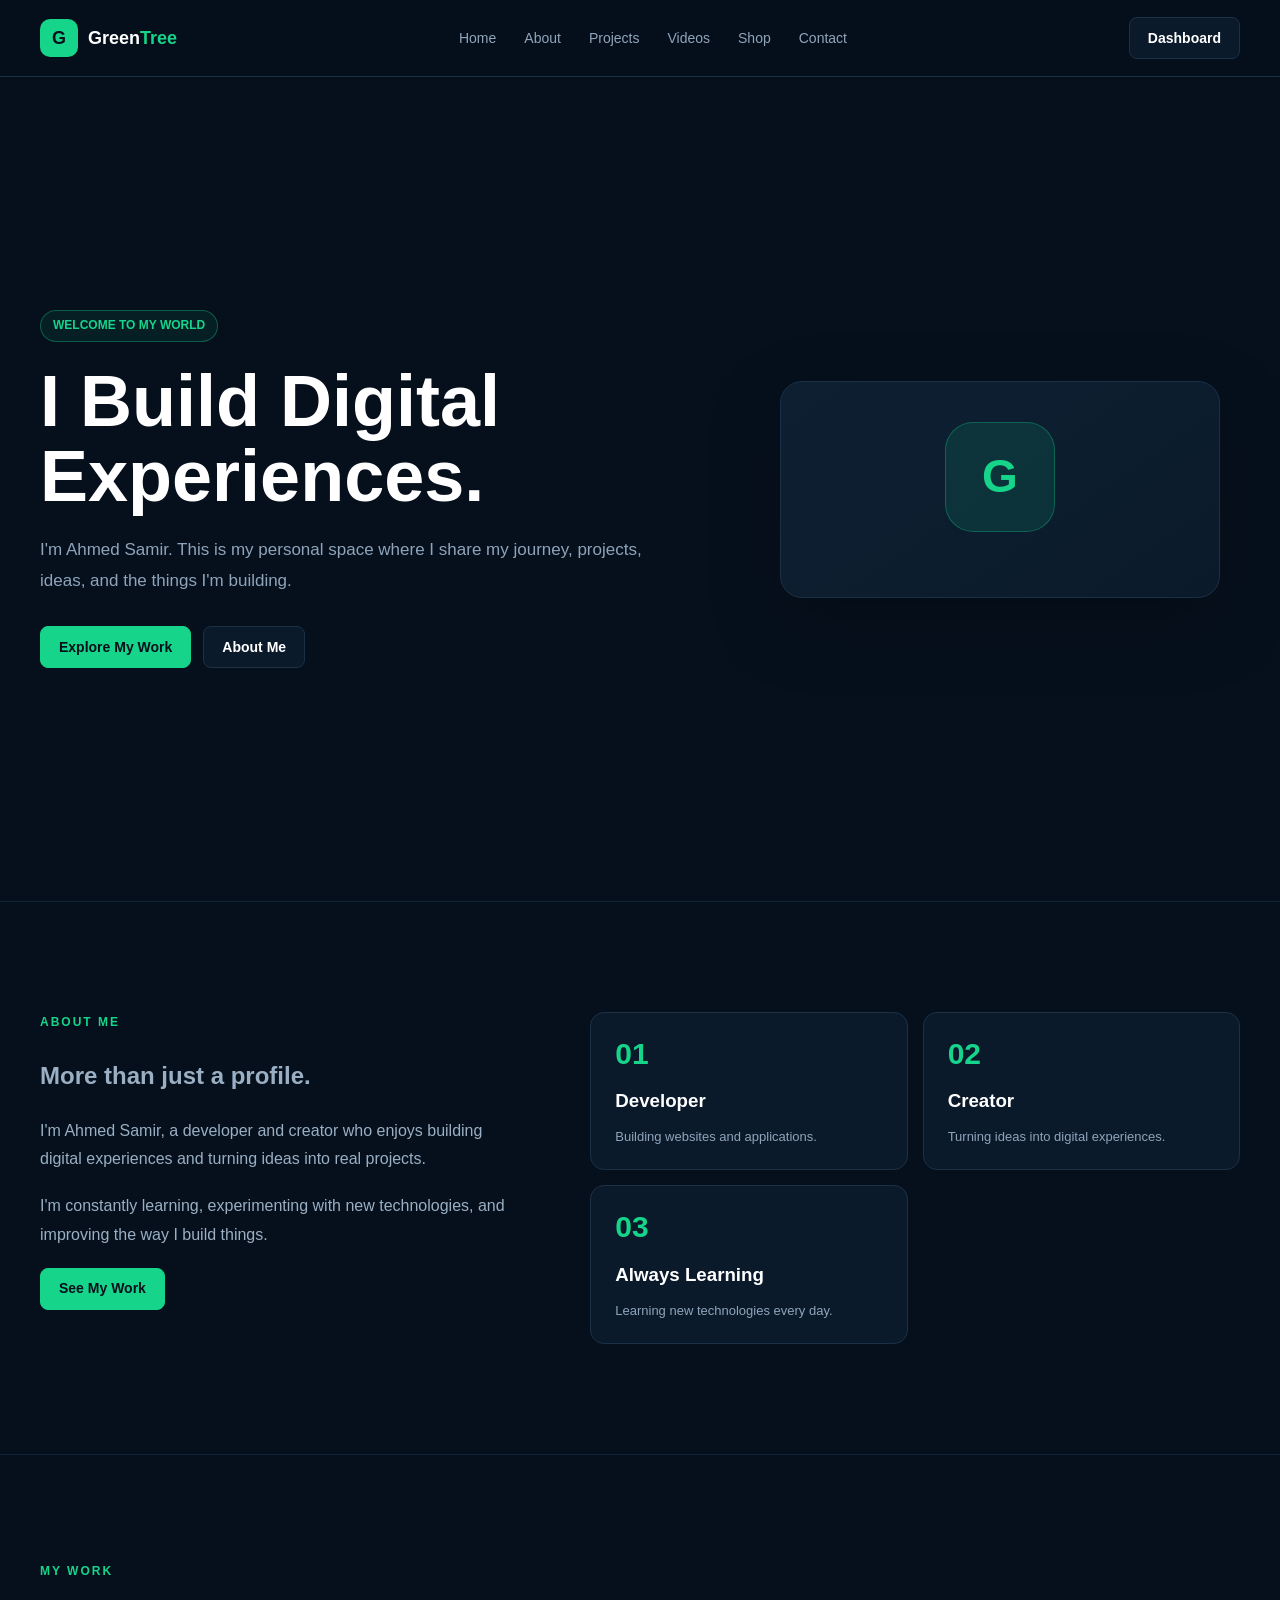
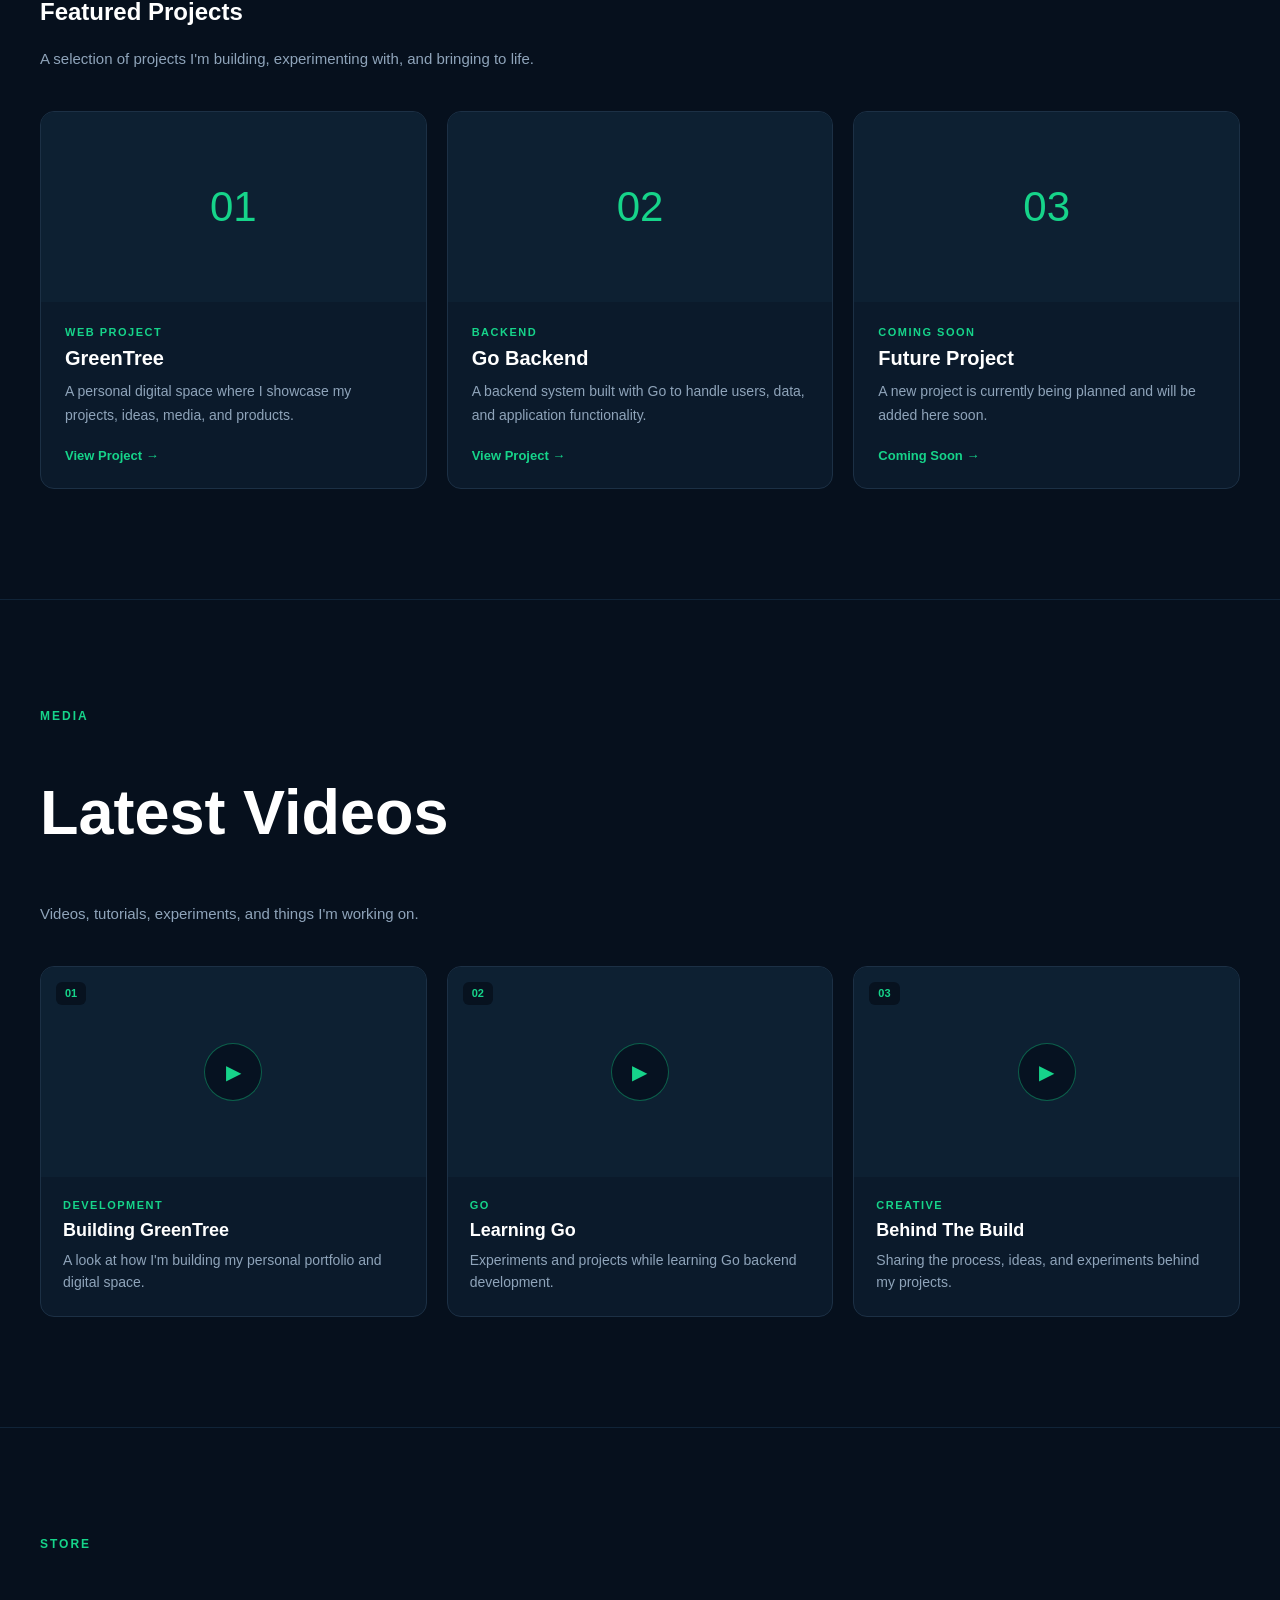
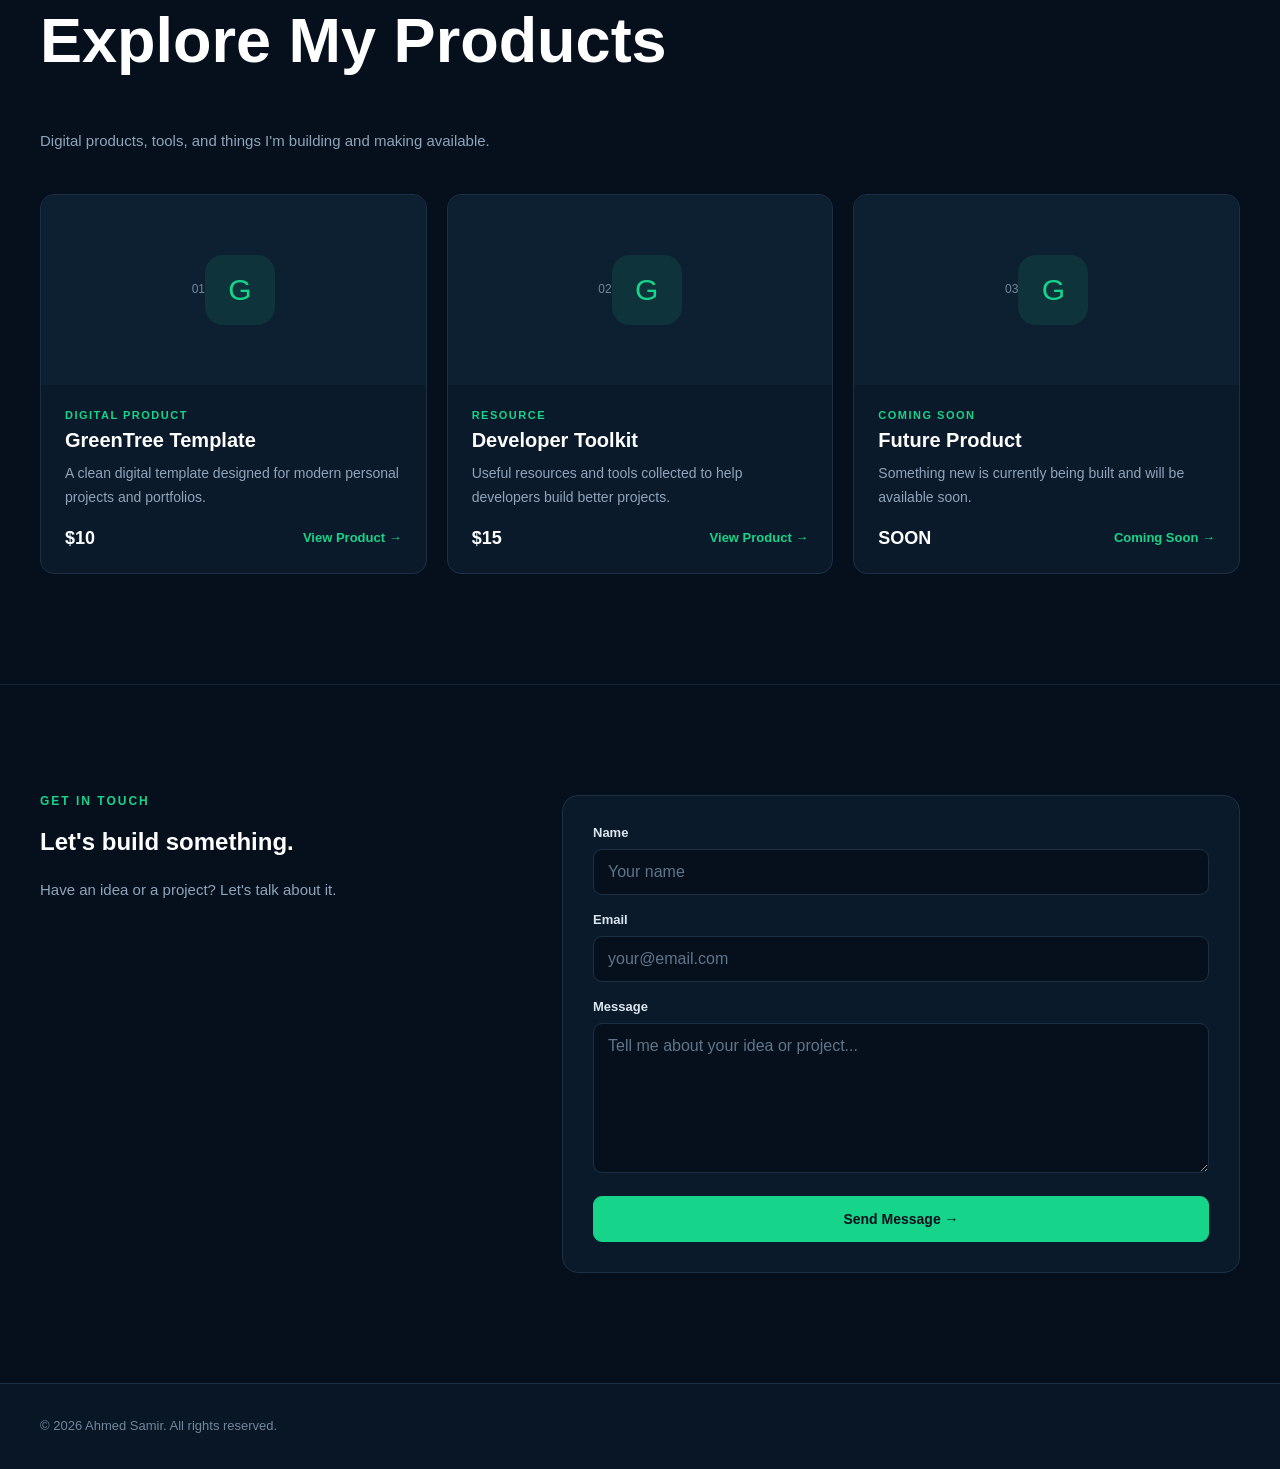
<file: frontend/index.html>
<!DOCTYPE html>
<html lang="en">

<head>

    <meta charset="UTF-8">

    <meta
        name="viewport"
        content="width=device-width, initial-scale=1.0"
    >

    <title>Ahmed Samir | Portfolio</title>

    <link rel="stylesheet" href="css/normalize.css">
    <link rel="stylesheet" href="css/home.css">

</head>


<body>

    <!-- ================= NAVBAR ================= -->

    <header class="navbar">

        <div class="container navbar-content">

            <!-- Logo -->

            <a href="#home" class="logo">

                <span class="logo-mark">
                    G
                </span>

                <span class="logo-text">
                    Green<span>Tree</span>
                </span>

            </a>


            <!-- Navigation -->

            <nav class="nav-links">

                <a href="#home" class="active">
                    Home
                </a>

                <a href="#about">
                    About
                </a>

                <a href="#projects">
                    Projects
                </a>

                <a href="#videos">
                    Videos
                </a>

                <a href="#shop">
                    Shop
                </a>

                <a href="#contact">
                    Contact
                </a>

            </nav>


            <!-- Actions -->

            <div class="nav-actions">

                <a
                    href="dashboard/profile.html"
                    class="login-btn"
                >
                    Dashboard
                </a>


                <button
                    class="menu-btn"
                    id="menuBtn"
                    aria-label="Open menu"
                >

                    <span></span>
                    <span></span>
                    <span></span>

                </button>

            </div>

        </div>

    </header>



    <!-- ================= MAIN ================= -->

    <main>


        <!-- ================= HERO ================= -->

        <section class="hero" id="home">

            <div class="container hero-content">


                <!-- Hero Text -->

                <div class="hero-text">

                    <span class="hero-badge">
                        WELCOME TO MY WORLD
                    </span>


                    <h1>

                        I Build

                        <span>
                            Digital Experiences.
                        </span>

                    </h1>


                    <p>

                        I'm Ahmed Samir. This is my personal space where
                        I share my journey, projects, ideas, and the things
                        I'm building.

                    </p>


                    <!-- Hero Buttons -->

                    <div class="hero-buttons">

                        <a
                            href="#projects"
                            class="btn btn-primary"
                        >
                            Explore My Work
                        </a>


                        <a
                            href="#about"
                            class="btn btn-secondary"
                        >
                            About Me
                        </a>

                    </div>

                </div>



                <!-- Hero Visual -->

                <div class="hero-visual">

                    <div class="hero-card">

                        <div class="hero-logo">
                            G
                        </div>

                    </div>

                </div>


            </div>

        </section>



        <!-- ================= ABOUT ================= -->

        <section class="about" id="about">

            <div class="container about-content">


                <!-- About Text -->

                <div class="about-text">

                    <span class="section-label">
                        ABOUT ME
                    </span>


                    <h2>
                        More than just a profile.
                    </h2>


                    <p>

                        I'm Ahmed Samir, a developer and creator who enjoys
                        building digital experiences and turning ideas into
                        real projects.

                    </p>


                    <p>

                        I'm constantly learning, experimenting with new
                        technologies, and improving the way I build things.

                    </p>


                    <a
                        href="#projects"
                        class="btn btn-primary"
                    >
                        See My Work
                    </a>

                </div>



                <!-- About Info -->

                <div class="about-info">


                    <!-- Developer -->

                    <div class="info-card">

                        <span class="info-number">
                            01
                        </span>


                        <div>

                            <h3>
                                Developer
                            </h3>

                            <p>
                                Building websites and applications.
                            </p>

                        </div>

                    </div>



                    <!-- Creator -->

                    <div class="info-card">

                        <span class="info-number">
                            02
                        </span>


                        <div>

                            <h3>
                                Creator
                            </h3>

                            <p>
                                Turning ideas into digital experiences.
                            </p>

                        </div>

                    </div>



                    <!-- Learning -->

                    <div class="info-card">

                        <span class="info-number">
                            03
                        </span>


                        <div>

                            <h3>
                                Always Learning
                            </h3>

                            <p>
                                Learning new technologies every day.
                            </p>

                        </div>

                    </div>


                </div>

            </div>

        </section>

        <!-- ================= PROJECTS ================= -->

<section class="projects" id="projects">

    <div class="container">

        <span class="section-label">
            MY WORK
        </span>

        <h2>
            Featured Projects
        </h2>

        <p class="section-description">
            A selection of projects I'm building, experimenting with,
            and bringing to life.
        </p>

        <div class="projects-grid">

            <!-- Project 01 -->
            <article class="project-card">

                <div class="project-image">
                    <span>01</span>
                </div>

                <div class="project-content">

                    <span class="project-type">
                        WEB PROJECT
                    </span>

                    <h3>
                        GreenTree
                    </h3>

                    <p>
                        A personal digital space where I showcase
                        my projects, ideas, media, and products.
                    </p>

                    <a href="#" class="project-link">
                        View Project →
                    </a>

                </div>

            </article>


            <!-- Project 02 -->
            <article class="project-card">

                <div class="project-image">
                    <span>02</span>
                </div>

                <div class="project-content">

                    <span class="project-type">
                        BACKEND
                    </span>

                    <h3>
                        Go Backend
                    </h3>

                    <p>
                        A backend system built with Go to handle
                        users, data, and application functionality.
                    </p>

                    <a href="#" class="project-link">
                        View Project →
                    </a>

                </div>

            </article>


            <!-- Project 03 -->
            <article class="project-card">

                <div class="project-image">
                    <span>03</span>
                </div>

                <div class="project-content">

                    <span class="project-type">
                        COMING SOON
                    </span>

                    <h3>
                        Future Project
                    </h3>

                    <p>
                        A new project is currently being planned
                        and will be added here soon.
                    </p>

                    <a href="#" class="project-link">
                        Coming Soon →
                    </a>

                </div>

            </article>

        </div>

    </div>

</section>





        <!-- ================= VIDEOS ================= -->

       <!-- ================= VIDEOS ================= -->

<section class="videos" id="videos">

    <div class="container">

        <div class="section-heading">

            <span class="section-label">
                MEDIA
            </span>

            <h2>
                Latest Videos
            </h2>

            <p class="section-description">
                Videos, tutorials, experiments, and things I'm
                working on.
            </p>

        </div>


        <!-- Videos Grid -->

        <div class="videos-grid">

            <!-- Video 01 -->

            <article class="video-card">

                <div class="video-thumbnail">

                    <span class="video-number">
                        01
                    </span>

                    <span class="play-button">
                        ▶
                    </span>

                </div>

                <div class="video-content">

                    <span class="video-type">
                        DEVELOPMENT
                    </span>

                    <h3>
                        Building GreenTree
                    </h3>

                    <p>
                        A look at how I'm building my personal
                        portfolio and digital space.
                    </p>

                </div>

            </article>


            <!-- Video 02 -->

            <article class="video-card">

                <div class="video-thumbnail">

                    <span class="video-number">
                        02
                    </span>

                    <span class="play-button">
                        ▶
                    </span>

                </div>

                <div class="video-content">

                    <span class="video-type">
                        GO
                    </span>

                    <h3>
                        Learning Go
                    </h3>

                    <p>
                        Experiments and projects while learning
                        Go backend development.
                    </p>

                </div>

            </article>


            <!-- Video 03 -->

            <article class="video-card">

                <div class="video-thumbnail">

                    <span class="video-number">
                        03
                    </span>

                    <span class="play-button">
                        ▶
                    </span>

                </div>

                <div class="video-content">

                    <span class="video-type">
                        CREATIVE
                    </span>

                    <h3>
                        Behind The Build
                    </h3>

                    <p>
                        Sharing the process, ideas, and experiments
                        behind my projects.
                    </p>

                </div>

            </article>

        </div>

    </div>

</section>



        <!-- ================= SHOP ================= -->

        <!-- ================= SHOP ================= -->

<!-- ================= SHOP ================= -->

<section class="shop" id="shop">

    <div class="container">

        <div class="section-heading">

            <span class="section-label">
                STORE
            </span>

            <h2>
                Explore My Products
            </h2>

            <p class="section-description">
                Digital products, tools, and things I'm building
                and making available.
            </p>

        </div>


        <!-- Products Grid -->

        <div class="products-grid">

            <!-- Product 01 -->

            <article class="product-card">

                <div class="product-image">

                    <span class="product-number">
                        01
                    </span>

                    <span class="product-icon">
                        G
                    </span>

                </div>

                <div class="product-content">

                    <span class="product-type">
                        DIGITAL PRODUCT
                    </span>

                    <h3>
                        GreenTree Template
                    </h3>

                    <p>
                        A clean digital template designed for
                        modern personal projects and portfolios.
                    </p>

                    <div class="product-bottom">

                        <span class="product-price">
                            $10
                        </span>

                        <a href="#" class="product-link">
                            View Product →
                        </a>

                    </div>

                </div>

            </article>


            <!-- Product 02 -->

            <article class="product-card">

                <div class="product-image">

                    <span class="product-number">
                        02
                    </span>

                    <span class="product-icon">
                        G
                    </span>

                </div>

                <div class="product-content">

                    <span class="product-type">
                        RESOURCE
                    </span>

                    <h3>
                        Developer Toolkit
                    </h3>

                    <p>
                        Useful resources and tools collected to
                        help developers build better projects.
                    </p>

                    <div class="product-bottom">

                        <span class="product-price">
                            $15
                        </span>

                        <a href="#" class="product-link">
                            View Product →
                        </a>

                    </div>

                </div>

            </article>


            <!-- Product 03 -->

            <article class="product-card">

                <div class="product-image">

                    <span class="product-number">
                        03
                    </span>

                    <span class="product-icon">
                        G
                    </span>

                </div>

                <div class="product-content">

                    <span class="product-type">
                        COMING SOON
                    </span>

                    <h3>
                        Future Product
                    </h3>

                    <p>
                        Something new is currently being built
                        and will be available soon.
                    </p>

                    <div class="product-bottom">

                        <span class="product-price">
                            SOON
                        </span>

                        <a href="#" class="product-link">
                            Coming Soon →
                        </a>

                    </div>

                </div>

            </article>

        </div>

    </div>

</section>

        <!-- ================= CONTACT ================= -->

      <!-- ================= CONTACT ================= -->

<section class="contact" id="contact">

    <div class="container contact-content">

        <!-- Contact Intro -->

        <div class="contact-intro">

            <span class="section-label">
                GET IN TOUCH
            </span>

            <h2>
                Let's build something.
            </h2>

            <p class="section-description">
                Have an idea or a project?
                Let's talk about it.
            </p>

        </div>


        <!-- Contact Form -->

        <form class="contact-form">

            <!-- Name -->

            <div class="form-group">

                <label for="name">
                    Name
                </label>

                <input
                    type="text"
                    id="name"
                    name="name"
                    placeholder="Your name"
                    required
                >

            </div>


            <!-- Email -->

            <div class="form-group">

                <label for="email">
                    Email
                </label>

                <input
                    type="email"
                    id="email"
                    name="email"
                    placeholder="your@email.com"
                    required
                >

            </div>


            <!-- Message -->

            <div class="form-group">

                <label for="message">
                    Message
                </label>

                <textarea
                    id="message"
                    name="message"
                    rows="6"
                    placeholder="Tell me about your idea or project..."
                    required
                ></textarea>

            </div>


            <!-- Submit -->

            <button
                type="submit"
                class="btn btn-primary contact-submit"
            >
                Send Message →
            </button>

        </form>

    </div>

</section>


    <!-- ================= FOOTER ================= -->

    <footer class="footer">

        <div class="container">

            <p>
                © 2026 Ahmed Samir. All rights reserved.
            </p>

        </div>

    </footer>



    <!-- ================= JAVASCRIPT ================= -->

    <script src="js/script.js"></script>

</body>

</html>
</file>
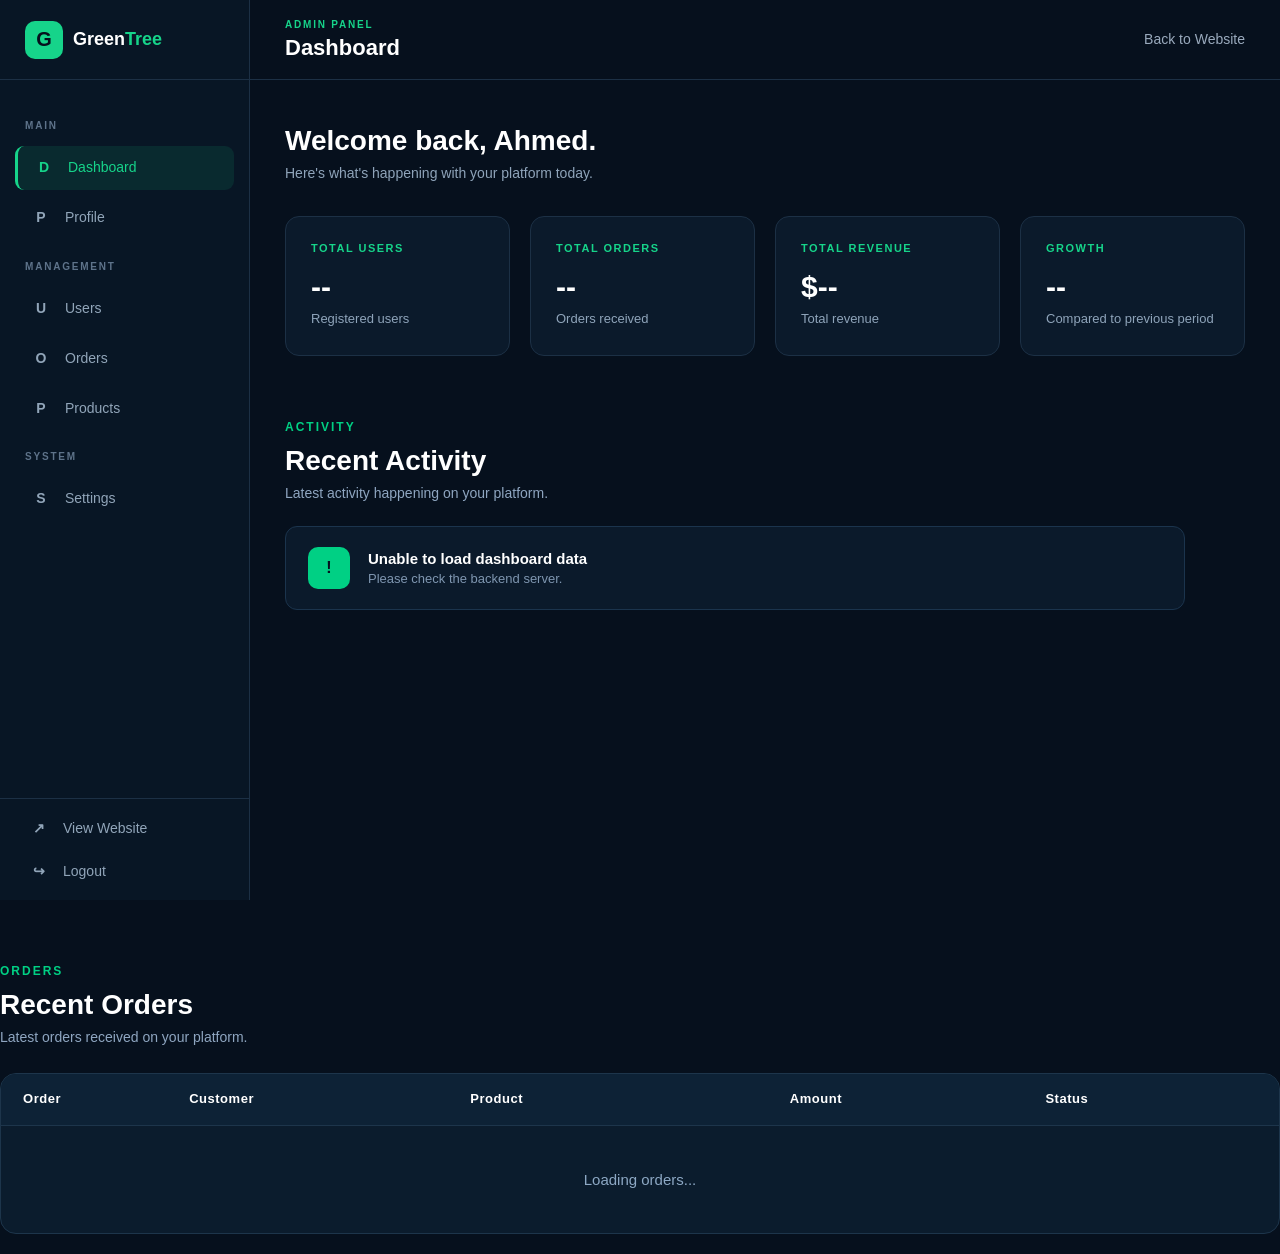
<file: frontend/dashboard/dashboard.html>
<!DOCTYPE html>
<html lang="en">

<head>

    <meta charset="UTF-8">

    <meta name="viewport"
          content="width=device-width, initial-scale=1.0">

    <title>GreenTree | Admin Dashboard</title>

    <link rel="stylesheet"
          href="../css/normalize.css">

    <link rel="stylesheet"
          href="../css/dashboard.css">

</head>


<body>

<div class="dashboard-layout">


    <!-- ==================================================
         SIDEBAR
    ================================================== -->

    <aside class="sidebar">

        <a href="dashboard.html" class="sidebar-logo">

            <span class="logo-mark">
                G
            </span>

            <span class="logo-text">
                Green<span>Tree</span>
            </span>

        </a>


        <nav class="sidebar-nav">


            <!-- MAIN -->

            <div class="sidebar-title">
                MAIN
            </div>


            <a href="dashboard.html"
               class="sidebar-link active">

                <span class="sidebar-icon">
                    D
                </span>

                <span>
                    Dashboard
                </span>

            </a>


            <a href="profile.html"
               class="sidebar-link">

                <span class="sidebar-icon">
                    P
                </span>

                <span>
                    Profile
                </span>

            </a>


            <!-- MANAGEMENT -->

            <div class="sidebar-title">
                MANAGEMENT
            </div>


            <a href="users/users.html"
               class="sidebar-link">

                <span class="sidebar-icon">
                    U
                </span>

                <span>
                    Users
                </span>

            </a>


            <a href="orders/orders.html"
               class="sidebar-link">

                <span class="sidebar-icon">
                    O
                </span>

                <span>
                    Orders
                </span>

            </a>


            <a href="products/products.html"
               class="sidebar-link">

                <span class="sidebar-icon">
                    P
                </span>

                <span>
                    Products
                </span>

            </a>


            <!-- SYSTEM -->

            <div class="sidebar-title">
                SYSTEM
            </div>


            <a href="settings/settings.html"
               class="sidebar-link">

                <span class="sidebar-icon">
                    S
                </span>

                <span>
                    Settings
                </span>

            </a>

        </nav>


        <!-- SIDEBAR BOTTOM -->

        <div class="sidebar-bottom">

            <a href="../../index.html"
               class="sidebar-link website-link">

                <span class="sidebar-icon">
                    ↗
                </span>

                <span>
                    View Website
                </span>

            </a>


            <button
                type="button"
                class="sidebar-link logout-btn"
                onclick="logout()">

                <span class="sidebar-icon">
                    ↪
                </span>

                <span>
                    Logout
                </span>

            </button>

        </div>

    </aside>



    <!-- SIDEBAR OVERLAY -->

    <div
        class="sidebar-overlay"
        id="sidebarOverlay">
    </div>



    <!-- ==================================================
         MAIN
    ================================================== -->

    <main class="dashboard-main">


        <!-- TOPBAR -->

        <header class="dashboard-topbar">


            <div class="topbar-left">

                <button
                    type="button"
                    class="menu-btn"
                    id="menuBtn"
                    aria-label="Open menu">

                    <span></span>
                    <span></span>
                    <span></span>

                </button>


                <div>

                    <span class="topbar-label">
                        ADMIN PANEL
                    </span>

                    <h1>
                        Dashboard
                    </h1>

                </div>

            </div>


            <a
                href="../../index.html"
                class="back-home">

                Back to Website

            </a>

        </header>



        <!-- ==================================================
             DASHBOARD CONTENT
        ================================================== -->

        <section class="dashboard">


            <!-- INTRO -->

            <div class="dashboard-intro">

                <h2 id="welcomeMessage">
                    Welcome back, Ahmed.
                </h2>

                <p>
                    Here's what's happening with your platform today.
                </p>

            </div>



            <!-- ==================================================
                 STATISTICS
            ================================================== -->

            <div class="stats-grid">


                <!-- USERS -->

                <div class="stat-card">

                    <span class="stat-label">
                        TOTAL USERS
                    </span>

                    <strong id="totalUsers" aria-live="polite">
                        --
                    </strong>

                    <span class="stat-description">
                        Registered users
                    </span>

                </div>



                <!-- ORDERS -->

                <div class="stat-card">

                    <span class="stat-label">
                        TOTAL ORDERS
                    </span>

                    <strong id="totalOrders" aria-live="polite">
                        --
                    </strong>

                    <span class="stat-description">
                        Orders received
                    </span>

                </div>



                <!-- REVENUE -->

                <div class="stat-card">

                    <span class="stat-label">
                        TOTAL REVENUE
                    </span>

                    <strong id="totalRevenue" aria-live="polite">
                        $--
                    </strong>

                    <span class="stat-description">
                        Total revenue
                    </span>

                </div>



                <!-- GROWTH -->

                <div class="stat-card">

                    <span class="stat-label">
                        GROWTH
                    </span>

                    <strong id="growth" aria-live="polite">
                        --
                    </strong>

                    <span class="stat-description">
                        Compared to previous period
                    </span>

                </div>

            </div>



            <!-- ==================================================
                 RECENT ACTIVITY
            ================================================== -->

            <section class="dashboard-section">


                <div class="section-heading">

                    <span class="section-label">
                        ACTIVITY
                    </span>

                    <h2>
                        Recent Activity
                    </h2>

                    <p>
                        Latest activity happening on your platform.
                    </p>

                </div>



                <div class="activity-list"
                     id="activityList">


                    <div class="activity-item">

                        <div class="activity-content">

                            <p class="activity-message">
                                Loading activity...
                            </p>

                            <p class="activity-time">
                                Please wait
                            </p>

                        </div>

                    </div>


                    </div>


                </div>

            </section>



            <!-- ==================================================
                 RECENT ORDERS
            ================================================== -->

            <section class="dashboard-section orders-section">

                <div class="section-heading">

                    <span class="section-label">
                        ORDERS
                    </span>

                    <h2>
                        Recent Orders
                    </h2>

                    <p>
                        Latest orders received on your platform.
                    </p>

                </div>


                <div class="orders-table-wrapper">

                    <table class="orders-table">

                        <thead>

                            <tr>

                                <th scope="col">
                                    Order
                                </th>

                                <th>
                                    Customer
                                </th>

                                <th>
                                    Product
                                </th>

                                <th>
                                    Amount
                                </th>

                                <th>
                                    Status
                                </th>

                            </tr>

                        </thead>


                        <tbody id="ordersTableBody">

                            <tr>

                                <td colspan="5">
                                    Loading orders...
                                </td>

                            </tr>

                        </tbody>

                    </table>

                </div>

            </section>


        </section>

    </main>

</div>



<!-- JAVASCRIPT -->

<script src="dashboard.js"></script>

</body>

</html>
</file>
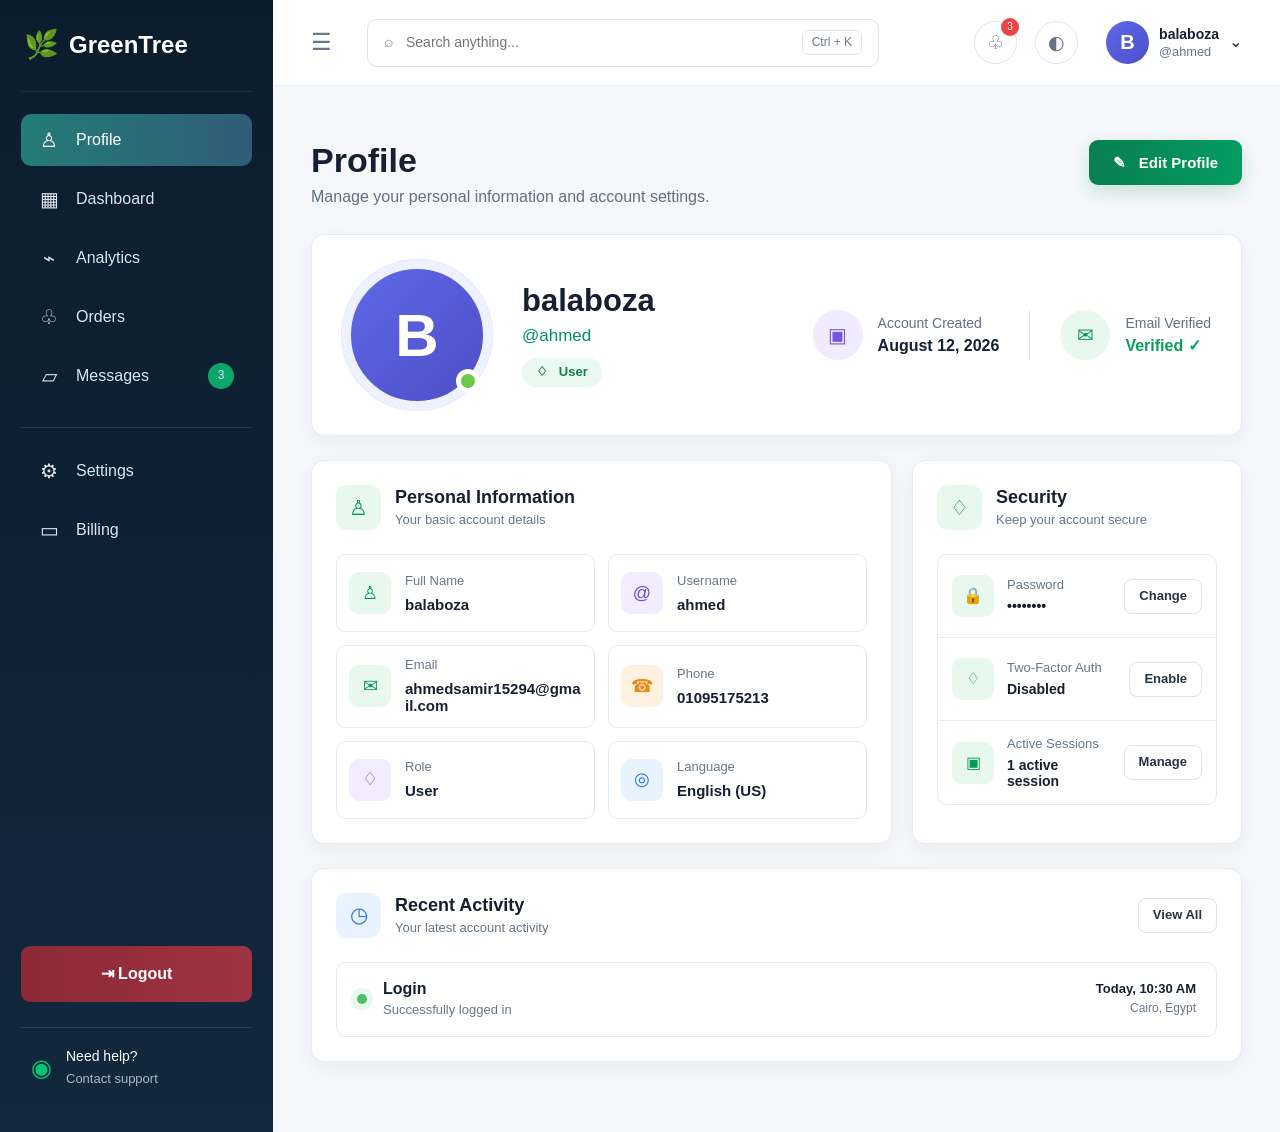
<file: frontend/dashboard/profile.html>
<!DOCTYPE html>
<html lang="en">

<head>
    <meta charset="UTF-8">
    <meta name="viewport" content="width=device-width, initial-scale=1.0">

    <title>GreenTree - Profile</title>

  <link rel="stylesheet" href="../css/normalize.css">
<link rel="stylesheet" href="../css/style.css">
</head>

<body>

    <div class="app">

        <!-- ================= SIDEBAR ================= -->

        <aside class="sidebar">

            <div class="logo">
                <span class="logo-icon">🌿</span>
                <span>GreenTree</span>
            </div>

            <nav class="sidebar-nav">

                <a href="#" class="nav-item active">
                    <span>♙</span>
                    <span>Profile</span>
                </a>

                <a href="#" class="nav-item">
                    <span>▦</span>
                    <span>Dashboard</span>
                </a>

                <a href="#" class="nav-item">
                    <span>⌁</span>
                    <span>Analytics</span>
                </a>

                <a href="#" class="nav-item">
                    <span>♧</span>
                    <span>Orders</span>
                </a>

                <a href="#" class="nav-item">
                    <span>▱</span>
                    <span>Messages</span>

                    <span class="message-count">3</span>
                </a>

                <div class="nav-line"></div>

                <a href="#" class="nav-item">
                    <span>⚙</span>
                    <span>Settings</span>
                </a>

                <a href="#" class="nav-item">
                    <span>▭</span>
                    <span>Billing</span>
                </a>

            </nav>

            <div class="sidebar-bottom">

                <button id="logoutBtn" class="logout-btn">
                    <span>⇥</span>
                    Logout
                </button>

                <div class="support">
                    <div class="support-icon">◉</div>

                    <div>
                        <p>Need help?</p>
                        <span>Contact support</span>
                    </div>
                </div>

            </div>

        </aside>


        <!-- ================= MAIN ================= -->

        <main class="main">

            <!-- TOP BAR -->

            <header class="topbar">

                <button class="menu-btn">
                    ☰
                </button>

                <div class="search-box">

                    <span>⌕</span>

                    <input
                        type="text"
                        placeholder="Search anything..."
                    >

                    <span class="shortcut">
                        Ctrl + K
                    </span>

                </div>

                <div class="top-actions">

                    <button class="top-btn notification">
                        ♧
                        <span>3</span>
                    </button>

                    <button class="top-btn">
                        ◐
                    </button>

                    <div class="top-user">

                        <div class="small-avatar">
                            <span id="topAvatar">B</span>
                        </div>

                        <div>
                            <strong id="topName">balaboza</strong>
                            <small id="topUsername">@ahmed</small>
                        </div>

                        <span>⌄</span>

                    </div>

                </div>

            </header>


            <!-- PAGE -->

            <div class="page">

                <!-- PAGE HEADER -->

                <div class="page-header">

                    <div>
                        <h1>Profile</h1>

                        <p>
                            Manage your personal information and account settings.
                        </p>
                    </div>

                    <button id="editBtn" class="edit-btn">
                        ✎ &nbsp; Edit Profile
                    </button>

                </div>


                <!-- ================= PROFILE SUMMARY ================= -->

                <section class="profile-summary">

                    <div class="profile-left">

                        <div class="big-avatar">

                            <span id="avatarLetter">B</span>

                            <span class="online-dot"></span>

                        </div>

                        <div class="profile-title">

                            <h2 id="userName">
                                balaboza
                            </h2>

                            <p id="userUsername">
                                @ahmed
                            </p>

                            <span class="role-badge">
                                ♢ &nbsp; User
                            </span>

                        </div>

                    </div>


                    <div class="profile-status">

                        <div class="status-item">

                            <div class="status-icon purple">
                                ▣
                            </div>

                            <div>
                                <span>Account Created</span>
                                <strong id="createdAt">
                                    August 12, 2026
                                </strong>
                            </div>

                        </div>


                        <div class="status-divider"></div>


                        <div class="status-item">

                            <div class="status-icon green">
                                ✉
                            </div>

                            <div>
                                <span>Email Verified</span>

                                <strong class="verified">
                                    Verified ✓
                                </strong>
                            </div>

                        </div>

                    </div>

                </section>


                <!-- ================= CONTENT GRID ================= -->

                <div class="content-grid">


                    <!-- PERSONAL INFORMATION -->

                    <section class="card personal-card">

                        <div class="card-header">

                            <div class="card-title-icon green-bg">
                                ♙
                            </div>

                            <div>
                                <h2>Personal Information</h2>
                                <p>Your basic account details</p>
                            </div>

                        </div>


                        <div class="info-grid">


                            <div class="info-box">

                                <div class="info-icon green-bg">
                                    ♙
                                </div>

                                <div>
                                    <span>Full Name</span>
                                    <strong id="fullName">
                                        balaboza
                                    </strong>
                                </div>

                            </div>


                            <div class="info-box">

                                <div class="info-icon purple-bg">
                                    @
                                </div>

                                <div>
                                    <span>Username</span>
                                    <strong id="username">
                                        ahmed
                                    </strong>
                                </div>

                            </div>


                            <div class="info-box">

                                <div class="info-icon green-bg">
                                    ✉
                                </div>

                                <div>
                                    <span>Email</span>
                                    <strong id="email">
                                        ahmedsamir15294@gmail.com
                                    </strong>
                                </div>

                            </div>


                            <div class="info-box">

                                <div class="info-icon orange-bg">
                                    ☎
                                </div>

                                <div>
                                    <span>Phone</span>
                                    <strong id="phone">
                                        01095175213
                                    </strong>
                                </div>

                            </div>


                            <div class="info-box">

                                <div class="info-icon purple-bg">
                                    ♢
                                </div>

                                <div>
                                    <span>Role</span>
                                    <strong id="role">
                                        User
                                    </strong>
                                </div>

                            </div>


                            <div class="info-box">

                                <div class="info-icon blue-bg">
                                    ◎
                                </div>

                                <div>
                                    <span>Language</span>
                                    <strong>
                                        English (US)
                                    </strong>
                                </div>

                            </div>

                        </div>

                    </section>


                    <!-- ================= SECURITY ================= -->

                    <section class="card security-card">

                        <div class="card-header">

                            <div class="card-title-icon green-bg">
                                ♢
                            </div>

                            <div>
                                <h2>Security</h2>
                                <p>Keep your account secure</p>
                            </div>

                        </div>


                        <div class="security-list">


                            <div class="security-item">

                                <div class="security-icon green-bg">
                                    🔒
                                </div>

                                <div class="security-info">
                                    <span>Password</span>
                                    <strong>••••••••</strong>
                                </div>

                                <button class="small-btn">
                                    Change
                                </button>

                            </div>


                            <div class="security-item">

                                <div class="security-icon green-bg">
                                    ♢
                                </div>

                                <div class="security-info">
                                    <span>Two-Factor Auth</span>
                                    <strong>Disabled</strong>
                                </div>

                                <button class="small-btn">
                                    Enable
                                </button>

                            </div>


                            <div class="security-item">

                                <div class="security-icon green-bg">
                                    ▣
                                </div>

                                <div class="security-info">
                                    <span>Active Sessions</span>
                                    <strong>1 active session</strong>
                                </div>

                                <button class="small-btn">
                                    Manage
                                </button>

                            </div>

                        </div>

                    </section>

                </div>


                <!-- ================= RECENT ACTIVITY ================= -->

                <section class="card activity-card">

                    <div class="card-header activity-header">

                        <div class="card-title-wrapper">

                            <div class="card-title-icon blue-bg">
                                ◷
                            </div>

                            <div>
                                <h2>Recent Activity</h2>
                                <p>Your latest account activity</p>
                            </div>

                        </div>

                        <button class="small-btn">
                            View All
                        </button>

                    </div>


                    <div class="activity-item">

                        <div class="activity-dot"></div>

                        <div class="activity-info">

                            <strong>Login</strong>

                            <span>
                                Successfully logged in
                            </span>

                        </div>

                        <div class="activity-time">

                            <strong>
                                Today, 10:30 AM
                            </strong>

                            <span>
                                Cairo, Egypt
                            </span>

                        </div>

                    </div>

                </section>


            </div>

        </main>

    </div>


    <!-- ================= EDIT MODAL ================= -->

    <div id="editModal" class="modal hidden">

        <div class="modal-content">

            <div class="modal-header">

                <div>
                    <h2>Edit Profile</h2>
                    <p>Update your personal information.</p>
                </div>

                <button id="closeModal" class="close-btn">
                    ×
                </button>

            </div>


            <div class="form-group">

                <label>Full Name</label>

                <input
                    type="text"
                    id="editName"
                    placeholder="Full Name"
                >

            </div>


            <div class="form-group">

                <label>Email</label>

                <input
                    type="email"
                    id="editEmail"
                    placeholder="Email"
                >

            </div>


            <div class="form-group">

                <label>Phone</label>

                <input
                    type="text"
                    id="editPhone"
                    placeholder="Phone"
                >

            </div>


            <div class="modal-actions">

                <button id="cancelBtn" class="cancel-btn">
                    Cancel
                </button>

                <button id="saveBtn" class="save-btn">
                    Save Changes
                </button>

            </div>

        </div>

    </div>


  <script src="profile.js"></script>

</body>

</html>
</file>
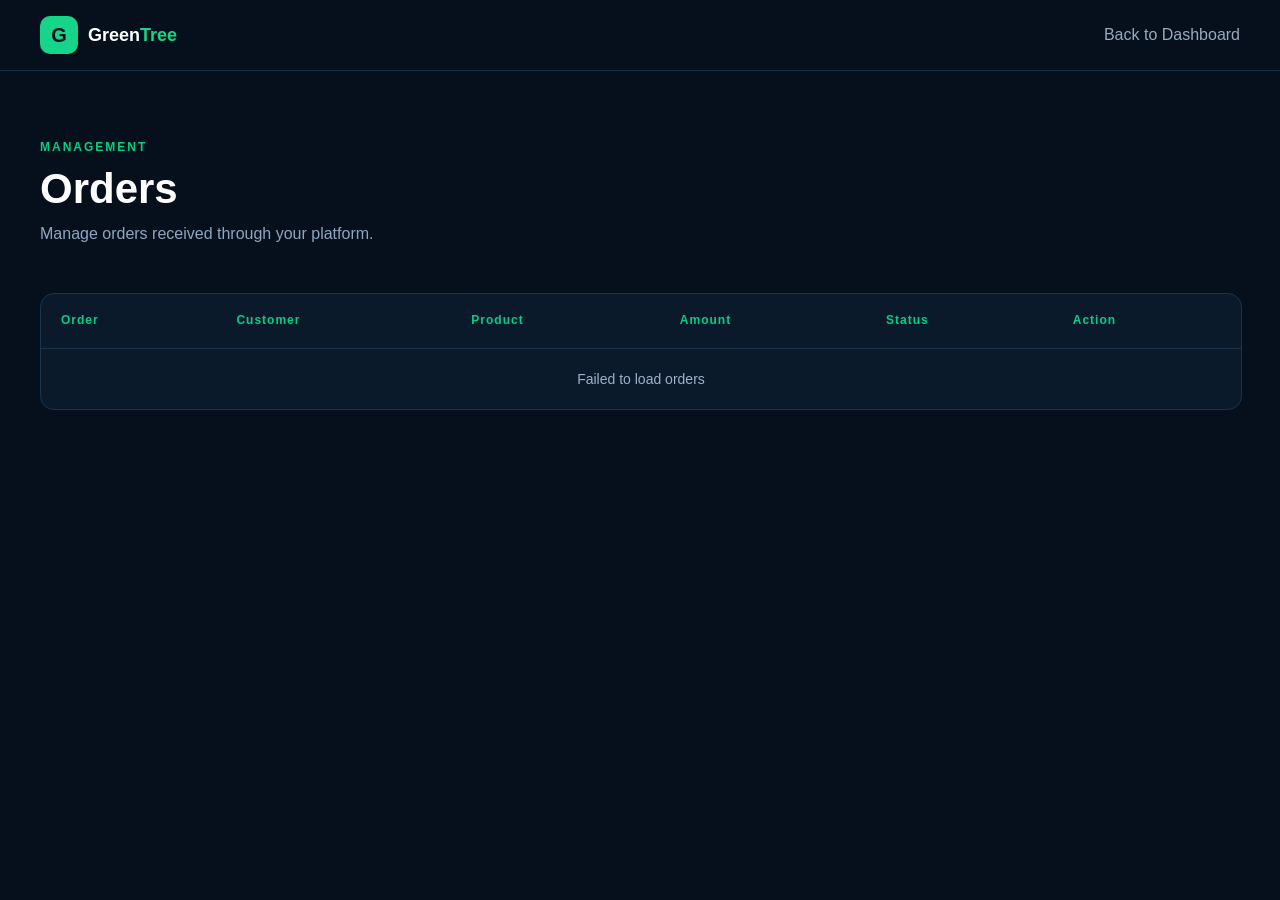
<file: frontend/dashboard/orders/orders.html>
<!DOCTYPE html>
<html lang="en">

<head>

    <meta charset="UTF-8">

    <meta
        name="viewport"
        content="width=device-width, initial-scale=1.0"
    >

    <title>GreenTree | Orders</title>

    <link
        rel="stylesheet"
        href="../../css/normalize.css"
    >

    <link
        rel="stylesheet"
        href="orders.css"
    >

</head>


<body>


    <!-- ================= HEADER ================= -->

    <header class="dashboard-header">


        <a
            href="../dashboard.html"
            class="logo"
        >

            <span class="logo-mark">
                G
            </span>


            <span class="logo-text">
                Green<span>Tree</span>
            </span>

        </a>


        <a
            href="../dashboard.html"
            class="back-dashboard"
        >
            Back to Dashboard
        </a>


    </header>



    <!-- ================= MAIN ================= -->

    <main class="orders-page">


        <!-- ================= PAGE HEADER ================= -->

        <div class="page-header">

            <span class="section-label">
                MANAGEMENT
            </span>


            <h1>
                Orders
            </h1>


            <p>
                Manage orders received through your platform.
            </p>

        </div>



        <!-- ================= ORDERS ================= -->

        <section class="orders-section">


            <div class="orders-table-wrapper">


                <table class="orders-table">


                    <thead>

                        <tr>

                            <th>
                                Order
                            </th>

                            <th>
                                Customer
                            </th>

                            <th>
                                Product
                            </th>

                            <th>
                                Amount
                            </th>

                            <th>
                                Status
                            </th>

                            <th>
                                Action
                            </th>

                        </tr>

                    </thead>



                    <tbody id="ordersList">

                        <!--
                            Orders will be loaded
                            from Go backend
                        -->

                    </tbody>


                </table>


            </div>


        </section>


    </main>



    <!-- ================= ORDER MODAL ================= -->

    <div
        id="orderModal"
        class="order-modal"
    >


        <div class="order-modal-content">


            <button
                class="modal-close"
                onclick="closeOrderModal()"
            >
                ×
            </button>



            <span class="section-label">
                ORDER DETAILS
            </span>


            <h2 id="modalOrderTitle">
                Order
            </h2>



            <div class="order-details">


                <div class="detail-card">

                    <span>
                        ORDER ID
                    </span>

                    <strong id="modalOrderId">
                        -
                    </strong>

                </div>



                <div class="detail-card">

                    <span>
                        CUSTOMER
                    </span>

                    <strong id="modalCustomer">
                        -
                    </strong>

                </div>



                <div class="detail-card">

                    <span>
                        PRODUCT
                    </span>

                    <strong id="modalProduct">
                        -
                    </strong>

                </div>



                <div class="detail-card">

                    <span>
                        AMOUNT
                    </span>

                    <strong id="modalAmount">
                        -
                    </strong>

                </div>



                <div class="detail-card">

                    <span>
                        STATUS
                    </span>

                    <strong id="modalStatus">
                        -
                    </strong>

                </div>


            </div>



            <div class="modal-footer">

                <button
                    class="close-button"
                    onclick="closeOrderModal()"
                >
                    Close
                </button>

            </div>


        </div>


    </div>



    <script src="orders.js"></script>

</body>

</html>
</file>
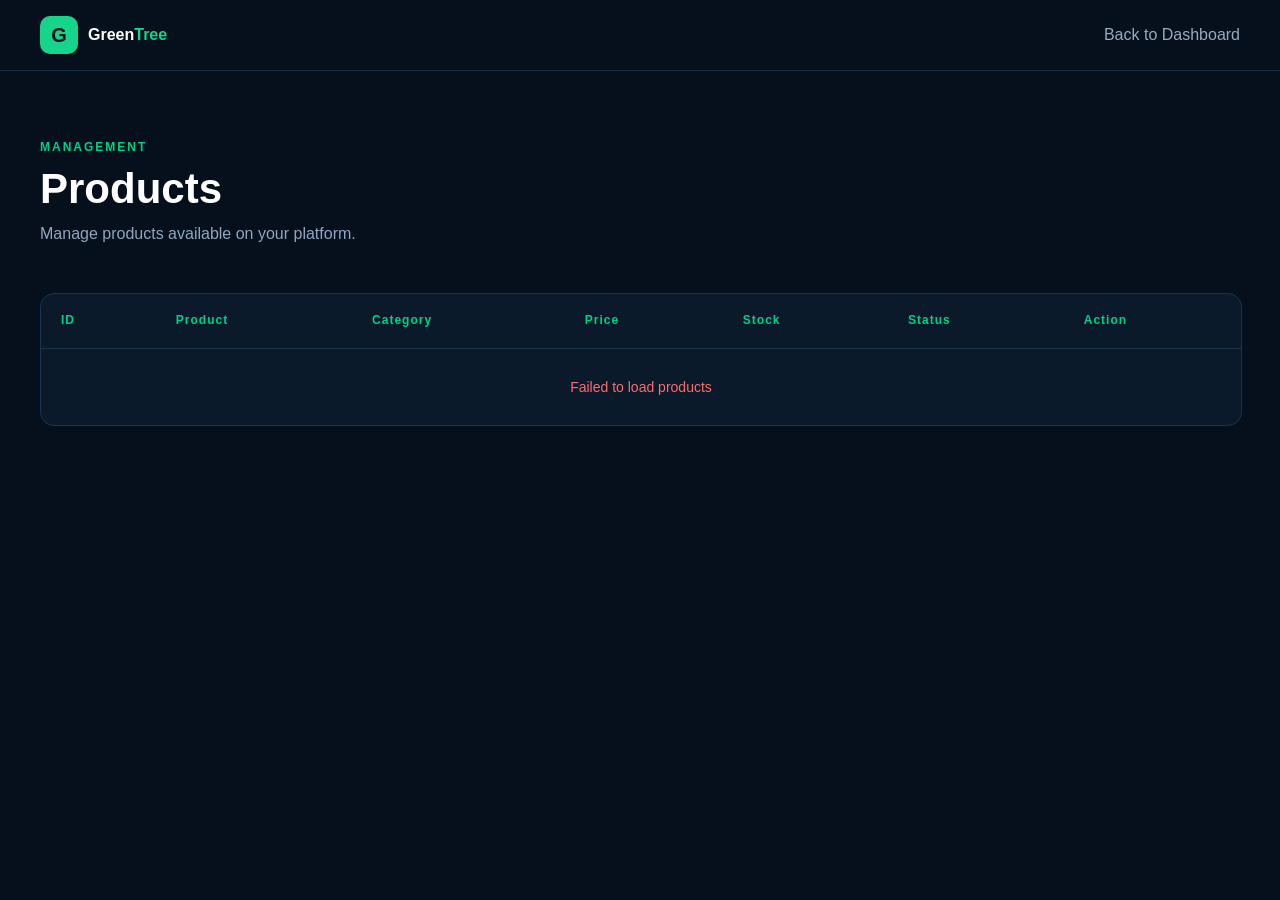
<file: frontend/dashboard/products/products.html>
<!DOCTYPE html>
<html lang="en">

<head>
    <meta charset="UTF-8">

    <meta name="viewport" content="width=device-width, initial-scale=1.0">

    <title>GreenTree | Products</title>

    <link rel="stylesheet" href="../../css/normalize.css">
    <link rel="stylesheet" href="products.css">
</head>

<body>

    <!-- ================= HEADER ================= -->

    <header class="dashboard-header">

        <a href="../dashboard.html" class="logo">

            <span class="logo-mark">G</span>

            <span class="logo-text">
                Green<span>Tree</span>
            </span>

        </a>

        <a href="../dashboard.html" class="back-dashboard">
            Back to Dashboard
        </a>

    </header>


    <!-- ================= MAIN ================= -->

    <main class="products-page">

        <div class="page-header">

            <div>

                <span class="section-label">
                    MANAGEMENT
                </span>

                <h1>Products</h1>

                <p>
                    Manage products available on your platform.
                </p>

            </div>

        </div>


        <!-- ================= PRODUCTS TABLE ================= -->

        <section class="products-section">

            <div class="products-table-wrapper">

                <table class="products-table">

                    <thead>

                        <tr>
                            <th>ID</th>
                            <th>Product</th>
                            <th>Category</th>
                            <th>Price</th>
                            <th>Stock</th>
                            <th>Status</th>
                            <th>Action</th>
                        </tr>

                    </thead>


                    <tbody id="productsList">

                        <!-- Products will be loaded from Go -->

                    </tbody>

                </table>

            </div>

        </section>

    </main>


    <!-- ================= PRODUCT MODAL ================= -->

    <div id="productModal" class="modal">

        <div class="modal-content">

            <button
                class="modal-close"
                onclick="closeProductModal()"
            >
                ×
            </button>


            <span class="section-label">
                PRODUCT DETAILS
            </span>


            <h2 id="modalProductName">
                Product
            </h2>


            <div class="product-details">

                <div class="detail-card">

                    <span>ID</span>

                    <strong id="modalProductId">
                        -
                    </strong>

                </div>


                <div class="detail-card">

                    <span>CATEGORY</span>

                    <strong id="modalProductCategory">
                        -
                    </strong>

                </div>


                <div class="detail-card">

                    <span>PRICE</span>

                    <strong id="modalProductPrice">
                        -
                    </strong>

                </div>


                <div class="detail-card">

                    <span>STOCK</span>

                    <strong id="modalProductStock">
                        -
                    </strong>

                </div>


                <div class="detail-card">

                    <span>STATUS</span>

                    <strong id="modalProductStatus">
                        -
                    </strong>

                </div>

            </div>


            <div class="modal-footer">

                <button
                    class="close-button"
                    onclick="closeProductModal()"
                >
                    Close
                </button>

            </div>

        </div>

    </div>


    <script src="products.js"></script>

</body>

</html>
</file>
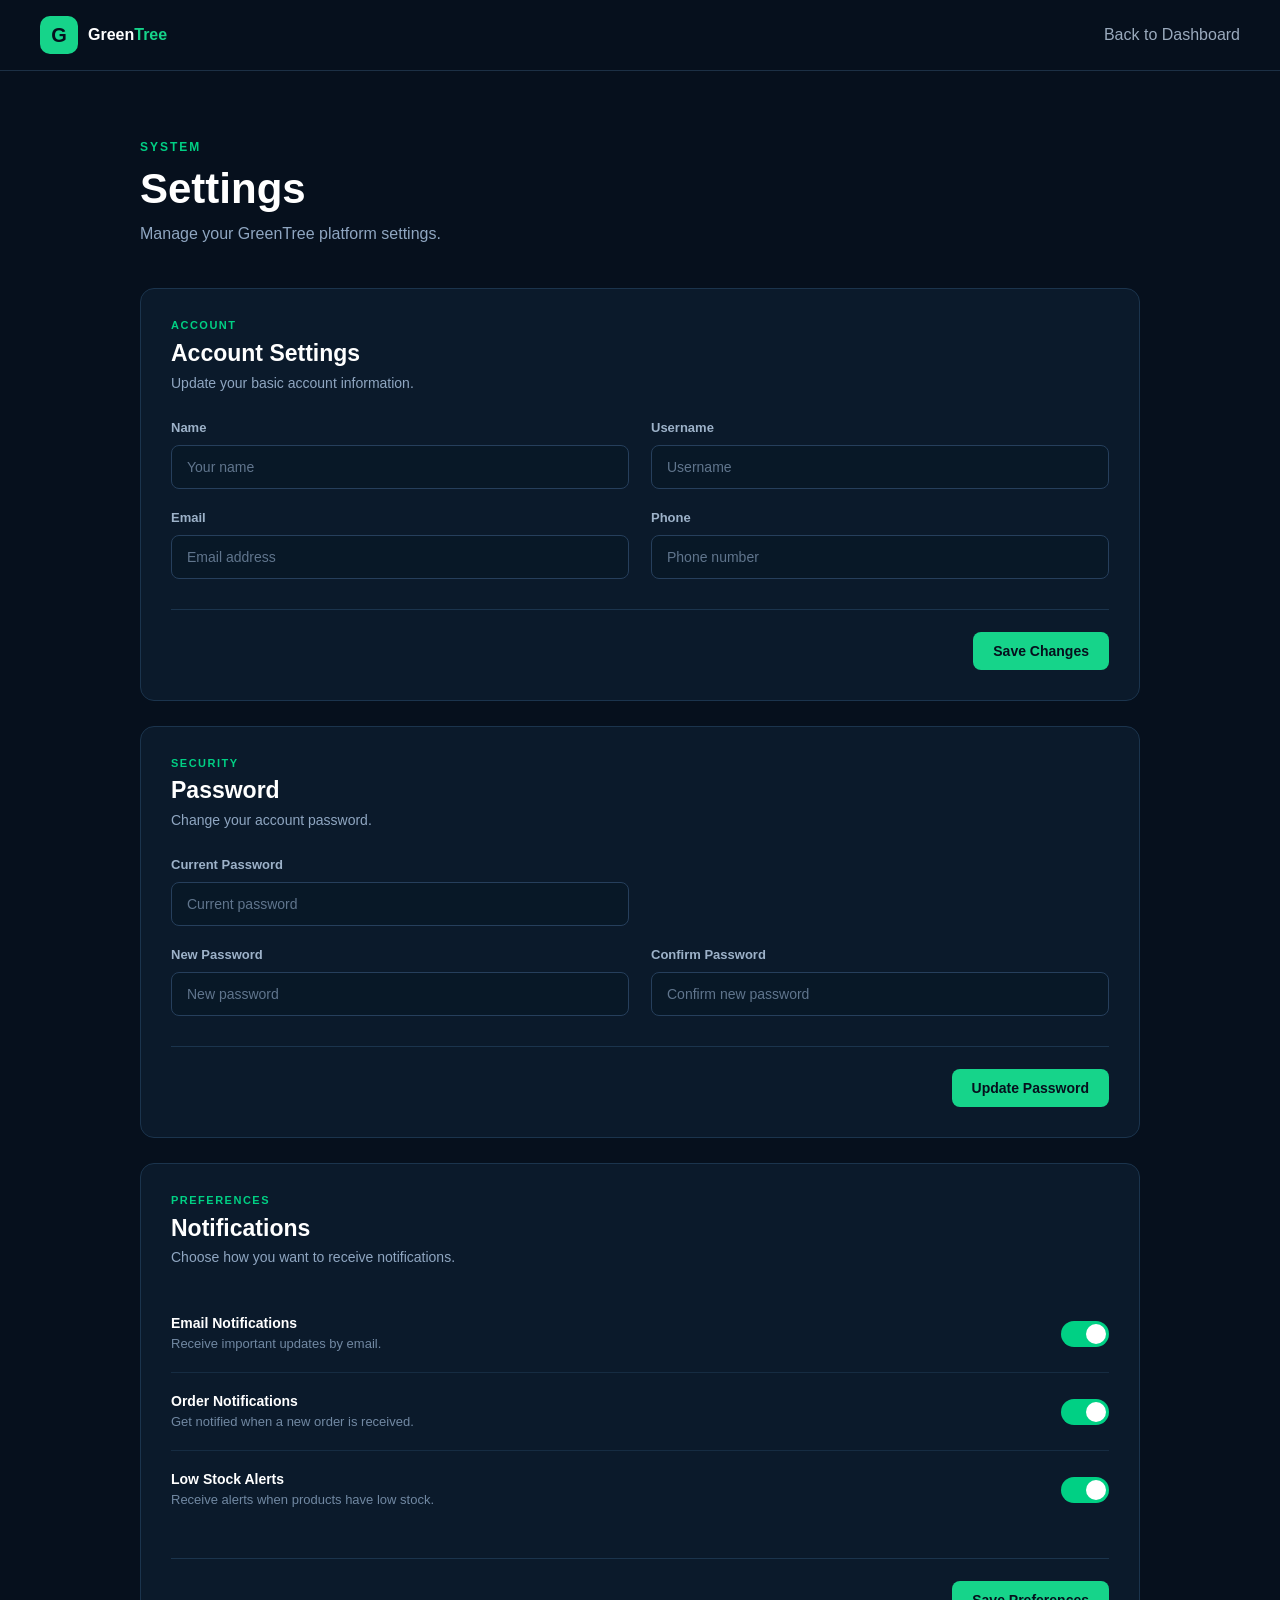
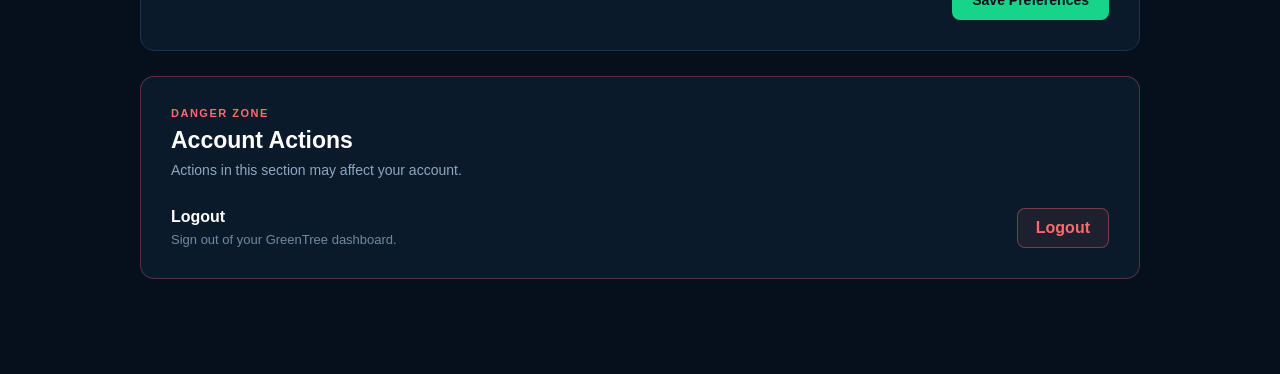
<file: frontend/dashboard/settings/settings.html>
<!DOCTYPE html>
<html lang="en">

<head>
    <meta charset="UTF-8">
    <meta name="viewport" content="width=device-width, initial-scale=1.0">

    <title>GreenTree | Settings</title>

    <link rel="stylesheet" href="../../css/normalize.css">
    <link rel="stylesheet" href="settings.css">
</head>

<body>

    <!-- ================= HEADER ================= -->

    <header class="dashboard-header">

        <a href="../dashboard.html" class="logo">

            <span class="logo-mark">G</span>

            <span class="logo-text">
                Green<span>Tree</span>
            </span>

        </a>

        <a href="../dashboard.html" class="back-dashboard">
            Back to Dashboard
        </a>

    </header>


    <!-- ================= MAIN ================= -->

    <main class="settings-page">

        <div class="page-header">

            <span class="section-label">
                SYSTEM
            </span>

            <h1>Settings</h1>

            <p>
                Manage your GreenTree platform settings.
            </p>

        </div>


        <!-- ================= ACCOUNT ================= -->

        <section class="settings-card">

            <div class="card-header">

                <div>

                    <span class="card-label">
                        ACCOUNT
                    </span>

                    <h2>Account Settings</h2>

                    <p>
                        Update your basic account information.
                    </p>

                </div>

            </div>


            <div class="form-grid">

                <div class="form-group">

                    <label for="name">
                        Name
                    </label>

                    <input
                        type="text"
                        id="name"
                        placeholder="Your name"
                    >

                </div>


                <div class="form-group">

                    <label for="username">
                        Username
                    </label>

                    <input
                        type="text"
                        id="username"
                        placeholder="Username"
                    >

                </div>


                <div class="form-group">

                    <label for="email">
                        Email
                    </label>

                    <input
                        type="email"
                        id="email"
                        placeholder="Email address"
                    >

                </div>


                <div class="form-group">

                    <label for="phone">
                        Phone
                    </label>

                    <input
                        type="text"
                        id="phone"
                        placeholder="Phone number"
                    >

                </div>

            </div>


            <div class="card-footer">

                <button
                    class="save-button"
                    onclick="saveSettings()"
                >
                    Save Changes
                </button>

            </div>

        </section>


        <!-- ================= SECURITY ================= -->

        <section class="settings-card">

            <div class="card-header">

                <div>

                    <span class="card-label">
                        SECURITY
                    </span>

                    <h2>Password</h2>

                    <p>
                        Change your account password.
                    </p>

                </div>

            </div>


            <div class="form-grid">

                <div class="form-group">

                    <label for="currentPassword">
                        Current Password
                    </label>

                    <input
                        type="password"
                        id="currentPassword"
                        placeholder="Current password"
                    >

                </div>


                <div></div>


                <div class="form-group">

                    <label for="newPassword">
                        New Password
                    </label>

                    <input
                        type="password"
                        id="newPassword"
                        placeholder="New password"
                    >

                </div>


                <div class="form-group">

                    <label for="confirmPassword">
                        Confirm Password
                    </label>

                    <input
                        type="password"
                        id="confirmPassword"
                        placeholder="Confirm new password"
                    >

                </div>

            </div>


            <div class="card-footer">

                <button
                    class="save-button"
                    onclick="changePassword()"
                >
                    Update Password
                </button>

            </div>

        </section>


        <!-- ================= PREFERENCES ================= -->

        <section class="settings-card">

            <div class="card-header">

                <div>

                    <span class="card-label">
                        PREFERENCES
                    </span>

                    <h2>Notifications</h2>

                    <p>
                        Choose how you want to receive notifications.
                    </p>

                </div>

            </div>


            <div class="preference-list">

                <div class="preference-item">

                    <div>

                        <strong>
                            Email Notifications
                        </strong>

                        <p>
                            Receive important updates by email.
                        </p>

                    </div>

                    <label class="switch">

                        <input
                            type="checkbox"
                            id="emailNotifications"
                            checked
                        >

                        <span class="slider"></span>

                    </label>

                </div>


                <div class="preference-item">

                    <div>

                        <strong>
                            Order Notifications
                        </strong>

                        <p>
                            Get notified when a new order is received.
                        </p>

                    </div>

                    <label class="switch">

                        <input
                            type="checkbox"
                            id="orderNotifications"
                            checked
                        >

                        <span class="slider"></span>

                    </label>

                </div>


                <div class="preference-item">

                    <div>

                        <strong>
                            Low Stock Alerts
                        </strong>

                        <p>
                            Receive alerts when products have low stock.
                        </p>

                    </div>

                    <label class="switch">

                        <input
                            type="checkbox"
                            id="stockNotifications"
                            checked
                        >

                        <span class="slider"></span>

                    </label>

                </div>

            </div>


            <div class="card-footer">

                <button
                    class="save-button"
                    onclick="savePreferences()"
                >
                    Save Preferences
                </button>

            </div>

        </section>


        <!-- ================= DANGER ZONE ================= -->

        <section class="settings-card danger-card">

            <div class="card-header">

                <div>

                    <span class="card-label danger-label">
                        DANGER ZONE
                    </span>

                    <h2>Account Actions</h2>

                    <p>
                        Actions in this section may affect your account.
                    </p>

                </div>

            </div>


            <div class="danger-action">

                <div>

                    <strong>
                        Logout
                    </strong>

                    <p>
                        Sign out of your GreenTree dashboard.
                    </p>

                </div>


                <button
                    class="logout-button"
                    onclick="logout()"
                >
                    Logout
                </button>

            </div>

        </section>

    </main>


    <script src="settings.js"></script>

</body>

</html>
</file>
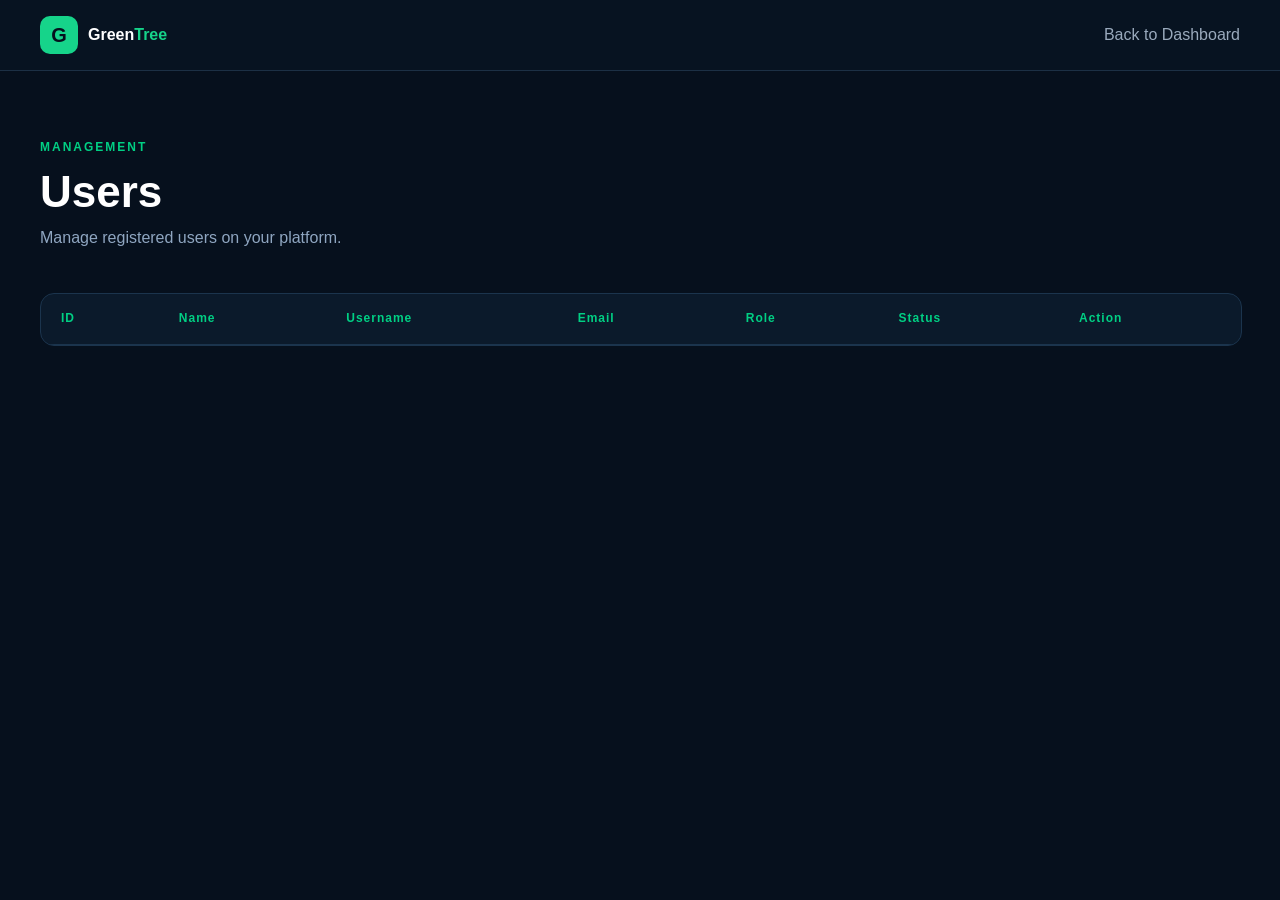
<file: frontend/dashboard/users/users.html>
<!DOCTYPE html>
<html lang="en">

<head>

    <meta charset="UTF-8">

    <meta
        name="viewport"
        content="width=device-width, initial-scale=1.0"
    >

    <title>GreenTree | Users</title>

    <link
        rel="stylesheet"
        href="../../css/normalize.css"
    >

    <link
        rel="stylesheet"
        href="users.css"
    >

</head>


<body>


    <!-- ================= HEADER ================= -->

    <header class="dashboard-header">

        <a
            href="../dashboard.html"
            class="logo"
        >

            <span class="logo-mark">
                G
            </span>

            <span class="logo-text">
                Green<span>Tree</span>
            </span>

        </a>


        <a
            href="../dashboard.html"
            class="back-dashboard"
        >
            Back to Dashboard
        </a>

    </header>



    <!-- ================= MAIN ================= -->

    <main class="users-page">


        <div class="page-header">

            <span class="section-label">
                MANAGEMENT
            </span>


            <h1>
                Users
            </h1>


            <p>
                Manage registered users on your platform.
            </p>

        </div>



        <!-- ================= USERS TABLE ================= -->

        <section class="users-section">

            <div class="users-table-wrapper">

                <table class="users-table">

                    <thead>

                        <tr>

                            <th>ID</th>

                            <th>Name</th>

                            <th>Username</th>

                            <th>Email</th>

                            <th>Role</th>

                            <th>Status</th>

                            <th>Action</th>

                        </tr>

                    </thead>


                    <tbody id="usersList">

                        <!-- Users loaded from Go -->

                    </tbody>

                </table>

            </div>

        </section>

    </main>



    <!-- =================================================
         VIEW USER MODAL
    ================================================== -->

    <div
        id="userModal"
        class="modal-overlay"
    >

        <div class="user-modal">


            <button
                id="closeModal"
                class="close-modal"
                type="button"
            >
                ×
            </button>


            <div class="modal-header">

                <div
                    id="modalAvatar"
                    class="modal-avatar"
                >
                    U
                </div>


                <div>

                    <span class="modal-label">
                        USER DETAILS
                    </span>


                    <h2 id="modalName">
                        User
                    </h2>


                    <p id="modalUsername">
                        @username
                    </p>

                </div>

            </div>



            <div class="user-details">


                <div class="detail-item">

                    <span class="detail-label">
                        ID
                    </span>

                    <strong id="modalId">
                        -
                    </strong>

                </div>



                <div class="detail-item">

                    <span class="detail-label">
                        EMAIL
                    </span>

                    <strong id="modalEmail">
                        -
                    </strong>

                </div>



                <div class="detail-item">

                    <span class="detail-label">
                        PHONE
                    </span>

                    <strong id="modalPhone">
                        -
                    </strong>

                </div>



                <div class="detail-item">

                    <span class="detail-label">
                        ROLE
                    </span>

                    <span
                        id="modalRole"
                        class="role-badge"
                    >
                        User
                    </span>

                </div>



                <div class="detail-item">

                    <span class="detail-label">
                        STATUS
                    </span>

                    <span
                        id="modalStatus"
                        class="status-badge"
                    >
                        Active
                    </span>

                </div>



                <div class="detail-item">

                    <span class="detail-label">
                        CREATED AT
                    </span>

                    <strong id="modalCreatedAt">
                        -
                    </strong>

                </div>

            </div>



            <div class="modal-footer">

                <button
                    id="modalCloseButton"
                    class="modal-close-button"
                    type="button"
                >
                    Close
                </button>

            </div>

        </div>

    </div>



    <!-- =================================================
         EDIT USER MODAL
    ================================================== -->

    <div
        id="editModal"
        class="modal-overlay"
    >

        <div class="user-modal edit-modal">


            <button
                id="closeEditModal"
                class="close-modal"
                type="button"
            >
                ×
            </button>


            <div class="modal-title">

                <span class="modal-label">
                    USER MANAGEMENT
                </span>

                <h2>
                    Edit User
                </h2>

                <p>
                    Update the user's information.
                </p>

            </div>



            <!-- ================= FORM ================= -->

            <form id="editUserForm">


                <input
                    type="hidden"
                    id="editUserId"
                >


                <div class="form-group">

                    <label for="editName">
                        Name
                    </label>

                    <input
                        type="text"
                        id="editName"
                        required
                    >

                </div>



                <div class="form-group">

                    <label for="editEmail">
                        Email
                    </label>

                    <input
                        type="email"
                        id="editEmail"
                        required
                    >

                </div>



                <div class="form-group">

                    <label for="editPhone">
                        Phone
                    </label>

                    <input
                        type="text"
                        id="editPhone"
                    >

                </div>



                <div class="form-row">


                    <div class="form-group">

                        <label for="editRole">
                            Role
                        </label>

                        <select id="editRole">

                            <option value="User">
                                User
                            </option>

                            <option value="Admin">
                                Admin
                            </option>

                        </select>

                    </div>



                    <div class="form-group">

                        <label for="editStatus">
                            Status
                        </label>

                        <select id="editStatus">

                            <option value="Active">
                                Active
                            </option>

                            <option value="Inactive">
                                Inactive
                            </option>

                        </select>

                    </div>

                </div>



                <div class="edit-message" id="editMessage"></div>



                <div class="edit-actions">

                    <button
                        type="button"
                        id="cancelEdit"
                        class="cancel-button"
                    >
                        Cancel
                    </button>


                    <button
                        type="submit"
                        class="save-button"
                    >
                        Save Changes
                    </button>

                </div>


            </form>

        </div>

    </div>



    <script src="users.js"></script>

</body>

</html>
</file>
<file: frontend/css/home.css>
/* ==================================================
   GREENTREE HOMEPAGE
   Styles for: frontend/index.html
================================================== */

/* ================= GLOBAL ================= */

* {
    box-sizing: border-box;
}

html {
    scroll-behavior: smooth;
}

body {
    margin: 0;
    min-width: 320px;
    background: #06101d;
    color: #ffffff;
    font-family: Arial, sans-serif;
    overflow-x: hidden;
}

img,
video {
    max-width: 100%;
    display: block;
}

a {
    color: inherit;
}

button,
input,
textarea {
    font: inherit;
}


/* ================= LAYOUT ================= */

.container {
    width: min(1200px, calc(100% - 40px));
    margin: 0 auto;
}

section {
    scroll-margin-top: 90px;
}

.section-label {
    display: block;
    margin-bottom: 10px;
    color: #16d48a;
    font-size: 12px;
    font-weight: 700;
    letter-spacing: 2px;
    text-transform: uppercase;
}

.section-heading {
    margin: 0 0 12px;
    color: #ffffff;
    font-size: clamp(28px, 4vw, 42px);
    line-height: 1.15;
}

.section-description {
    max-width: 700px;
    margin: 0;
    color: #8fa4ba;
    font-size: 15px;
    line-height: 1.7;
}


/* ================= NAVBAR ================= */

.navbar {
    position: sticky;
    top: 0;
    width: 100%;
    background: rgba(6, 16, 29, 0.96);
    border-bottom: 1px solid #1c3045;
    z-index: 1000;
}

.navbar-content {
    width: min(1200px, calc(100% - 40px));
    min-height: 76px;
    margin: 0 auto;
    display: flex;
    align-items: center;
    justify-content: space-between;
    gap: 25px;
}

.logo {
    display: inline-flex;
    align-items: center;
    gap: 10px;
    color: #ffffff;
    text-decoration: none;
    font-weight: 700;
    flex-shrink: 0;
}

.logo-mark,
.logo-icon {
    width: 38px;
    height: 38px;
    display: inline-flex;
    align-items: center;
    justify-content: center;
    flex-shrink: 0;
    background: #16d48a;
    color: #06101d;
    border-radius: 10px;
    font-size: 18px;
    font-weight: 800;
}

.logo-text {
    font-size: 18px;
    white-space: nowrap;
}

.logo-text span {
    color: #16d48a;
}

.nav-links {
    display: flex;
    align-items: center;
    justify-content: center;
    gap: 28px;
}

.nav-links a {
    position: relative;
    padding: 8px 0;
    color: #91a5b9;
    text-decoration: none;
    font-size: 14px;
    transition: color 0.2s ease;
}

/* Hover */
.nav-links a:hover {
    color: #ffffff;
}

/* Green underline */
.nav-links a::after {
    content: "";
    position: absolute;
    left: 0;
    bottom: 0;
    width: 0;
    height: 2px;
    background: #16d48a;
    transition: width 0.2s ease;
}

.nav-links a:hover::after {
    width: 100%;
}

.nav-actions {
    display: flex;
    align-items: center;
    gap: 10px;
}

.login-btn,
.btn,
.btn-primary,
.btn-secondary {
    display: inline-flex;
    align-items: center;
    justify-content: center;
    min-height: 42px;
    padding: 0 18px;
    border-radius: 8px;
    text-decoration: none;
    font-size: 14px;
    font-weight: 700;
    cursor: pointer;
    transition: 0.2s ease;
}

.login-btn {
    border: 1px solid #1c3045;
    background: #0b1a2b;
    color: #ffffff;
}

.login-btn:hover {
    border-color: #16d48a;
    color: #16d48a;
}

.menu-btn {
    display: none;
    width: 42px;
    height: 42px;
    padding: 9px;
    border: 1px solid #1c3045;
    border-radius: 8px;
    background: #0b1a2b;
    color: #ffffff;
    cursor: pointer;
}

.menu-btn span {
    display: block;
    width: 100%;
    height: 2px;
    margin: 5px 0;
    background: #16d48a;
}


/* ================= HERO ================= */

.hero {
    min-height: calc(100vh - 76px);
    padding: 90px 0;
    display: flex;
    align-items: center;
}

.hero-content {
    width: min(1200px, calc(100% - 40px));
    margin: 0 auto;
    display: grid;
    grid-template-columns: minmax(0, 1.15fr) minmax(320px, 0.85fr);
    align-items: center;
    gap: 70px;
}

.hero-text {
    max-width: 700px;
}

.hero-badge {
    display: inline-flex;
    align-items: center;
    min-height: 32px;
    padding: 0 12px;
    margin-bottom: 22px;
    border: 1px solid rgba(22, 212, 138, 0.35);
    border-radius: 999px;
    background: rgba(22, 212, 138, 0.08);
    color: #16d48a;
    font-size: 12px;
    font-weight: 700;
}

.hero-text h1 {
    margin: 0 0 20px;
    color: #ffffff;
    font-size: clamp(40px, 6vw, 72px);
    line-height: 1.05;
}

.hero-text p {
    max-width: 650px;
    margin: 0 0 30px;
    color: #8fa4ba;
    font-size: 17px;
    line-height: 1.8;
}

.hero-buttons {
    display: flex;
    flex-wrap: wrap;
    gap: 12px;
}

.btn-primary {
    border: 1px solid #16d48a;
    background: #16d48a;
    color: #06101d;
}

.btn-primary:hover {
    background: #22e39a;
    border-color: #22e39a;
    transform: translateY(-2px);
}

.btn-secondary {
    border: 1px solid #1c3045;
    background: #0b1a2b;
    color: #ffffff;
}

.btn-secondary:hover {
    border-color: #16d48a;
    color: #16d48a;
    transform: translateY(-2px);
}

.hero-visual {
    display: flex;
    justify-content: center;
}

.hero-card {
    width: min(100%, 440px);
    padding: 40px;
    background: linear-gradient(145deg, #0d2032, #0b1a2b);
    border: 1px solid #1c3045;
    border-radius: 22px;
    box-shadow: 0 25px 70px rgba(0, 0, 0, 0.25);
}

.hero-logo {
    width: 110px;
    height: 110px;
    margin: 0 auto 25px;
    display: flex;
    align-items: center;
    justify-content: center;
    background: rgba(22, 212, 138, 0.12);
    border: 1px solid rgba(22, 212, 138, 0.3);
    border-radius: 28px;
    color: #16d48a;
    font-size: 46px;
    font-weight: 800;
}

.hero-card h2 {
    margin: 0 0 10px;
    text-align: center;
    font-size: 28px;
}

.hero-card p {
    margin: 0;
    color: #8fa4ba;
    text-align: center;
    line-height: 1.7;
}


/* ================= ABOUT ================= */

.about {
    padding: 110px 0;
    border-top: 1px solid #102438;
}

.about-content {
    display: grid;
    grid-template-columns: minmax(0, 0.85fr) minmax(0, 1.15fr);
    gap: 70px;
    align-items: start;
}

.about-text {
    color: #9aafc3;
    line-height: 1.8;
}

.about-text p {
    margin: 0 0 18px;
}

.about-info {
    display: grid;
    grid-template-columns: repeat(2, minmax(0, 1fr));
    gap: 15px;
}

.info-card {
    padding: 24px;
    background: #0b1a2b;
    border: 1px solid #1c3045;
    border-radius: 14px;
}

.info-number {
    display: block;
    margin-bottom: 8px;
    color: #16d48a;
    font-size: 30px;
    font-weight: 800;
}

.info-card p {
    margin: 0;
    color: #8fa4ba;
    font-size: 13px;
}


/* ================= PROJECTS ================= */

.projects {
    padding: 110px 0;
    border-top: 1px solid #102438;
}

.projects-grid {
    margin-top: 40px;
    display: grid;
    grid-template-columns: repeat(3, minmax(0, 1fr));
    gap: 20px;
}

.project-card {
    overflow: hidden;
    background: #0b1a2b;
    border: 1px solid #1c3045;
    border-radius: 14px;
    transition: 0.2s ease;
}

.project-card:hover {
    border-color: #16d48a;
    transform: translateY(-4px);
}

.project-image {
    min-height: 190px;
    display: flex;
    align-items: center;
    justify-content: center;
    background: #0d2032;
    color: #16d48a;
    font-size: 42px;
}

.project-content {
    padding: 24px;
}

.project-type {
    display: block;
    margin-bottom: 8px;
    color: #16d48a;
    font-size: 11px;
    font-weight: 700;
    letter-spacing: 1.5px;
    text-transform: uppercase;
}

.project-content h3 {
    margin: 0 0 10px;
    color: #ffffff;
    font-size: 20px;
}

.project-content p {
    margin: 0 0 18px;
    color: #8fa4ba;
    font-size: 14px;
    line-height: 1.7;
}

.project-link,
.product-link {
    color: #16d48a;
    text-decoration: none;
    font-size: 13px;
    font-weight: 700;
}

.project-link:hover,
.product-link:hover {
    text-decoration: underline;
}


/* ================= VIDEOS ================= */

.videos {
    padding: 110px 0;
    border-top: 1px solid #102438;
}

.videos-grid {
    margin-top: 40px;
    display: grid;
    grid-template-columns: repeat(3, minmax(0, 1fr));
    gap: 20px;
}

.video-card {
    overflow: hidden;
    background: #0b1a2b;
    border: 1px solid #1c3045;
    border-radius: 14px;
    transition: 0.2s ease;
}

.video-card:hover {
    border-color: #16d48a;
    transform: translateY(-4px);
}

.video-thumbnail {
    position: relative;
    min-height: 210px;
    display: flex;
    align-items: center;
    justify-content: center;
    background: #0d2032;
}

.play-button {
    width: 58px;
    height: 58px;
    display: flex;
    align-items: center;
    justify-content: center;
    border: 1px solid rgba(22, 212, 138, 0.4);
    border-radius: 50%;
    background: rgba(6, 16, 29, 0.8);
    color: #16d48a;
    font-size: 20px;
}

.video-content {
    padding: 22px;
}

.video-type {
    display: block;
    margin-bottom: 8px;
    color: #16d48a;
    font-size: 11px;
    font-weight: 700;
    letter-spacing: 1.5px;
    text-transform: uppercase;
}

.video-content h3 {
    margin: 0 0 8px;
    font-size: 18px;
}

.video-content p {
    margin: 0;
    color: #8fa4ba;
    font-size: 14px;
    line-height: 1.6;
}



.video-number {
    position: absolute;
    top: 15px;
    left: 15px;

    padding: 5px 9px;

    border-radius: 6px;

    background: rgba(6, 16, 29, 0.85);
    color: #16d48a;

    font-size: 11px;
    font-weight: 700;
}


/* ================= SHOP ================= */

.shop {
    padding: 110px 0;
    border-top: 1px solid #102438;
}

.products-grid {
    margin-top: 40px;
    display: grid;
    grid-template-columns: repeat(3, minmax(0, 1fr));
    gap: 20px;
}

.product-card {
    overflow: hidden;
    background: #0b1a2b;
    border: 1px solid #1c3045;
    border-radius: 14px;
    transition: 0.2s ease;
}

.product-card:hover {
    border-color: #16d48a;
    transform: translateY(-4px);
}

.product-image {
    min-height: 190px;
    display: flex;
    align-items: center;
    justify-content: center;
    background: #0d2032;
}

.product-icon {
    width: 70px;
    height: 70px;
    display: flex;
    align-items: center;
    justify-content: center;
    border-radius: 18px;
    background: rgba(22, 212, 138, 0.1);
    color: #16d48a;
    font-size: 30px;
}

.product-content {
    padding: 24px;
}

.product-type {
    display: block;
    margin-bottom: 8px;
    color: #16d48a;
    font-size: 11px;
    font-weight: 700;
    letter-spacing: 1.5px;
    text-transform: uppercase;
}

.product-content h3 {
    margin: 0 0 10px;
    color: #ffffff;
    font-size: 20px;
}

.product-content p {
    margin: 0 0 18px;
    color: #8fa4ba;
    font-size: 14px;
    line-height: 1.7;
}

.product-bottom {
    display: flex;
    align-items: center;
    justify-content: space-between;
    gap: 15px;
}

.product-price {
    color: #ffffff;
    font-size: 18px;
    font-weight: 800;
}

.product-number {
    color: #71879c;
    font-size: 12px;
}


/* ================= CONTACT ================= */

.contact {
    padding: 110px 0;
    border-top: 1px solid #102438;
}

.contact-content {
    display: grid;
    grid-template-columns: minmax(0, 0.8fr) minmax(0, 1.2fr);
    gap: 70px;
    align-items: start;
}

.contact-intro p {
    margin: 0;
    color: #8fa4ba;
    line-height: 1.8;
}

.contact-form {
    padding: 30px;
    background: #0b1a2b;
    border: 1px solid #1c3045;
    border-radius: 16px;
}

.form-group {
    margin-bottom: 18px;
}

.form-group label {
    display: block;
    margin-bottom: 8px;
    color: #dbe5ee;
    font-size: 13px;
    font-weight: 600;
}

.form-group input,
.form-group textarea {
    width: 100%;
    border: 1px solid #1c3045;
    border-radius: 9px;
    outline: none;
    background: #06101d;
    color: #ffffff;
    padding: 13px 14px;
    transition: 0.2s ease;
}

.form-group textarea {
    min-height: 150px;
    resize: vertical;
}

.form-group input::placeholder,
.form-group textarea::placeholder {
    color: #60758a;
}

.form-group input:focus,
.form-group textarea:focus {
    border-color: #16d48a;
    box-shadow: 0 0 0 3px rgba(22, 212, 138, 0.08);
}

.contact-submit {
    width: 100%;
    min-height: 46px;
    border: 1px solid #16d48a;
    border-radius: 9px;
    background: #16d48a;
    color: #06101d;
    font-weight: 700;
    cursor: pointer;
    transition: 0.2s ease;
}

.contact-submit:hover {
    background: #22e39a;
    transform: translateY(-1px);
}


/* ================= FOOTER ================= */

.footer {
    padding: 35px 0;
    border-top: 1px solid #1c3045;
    background: #081625;
}

.footer-content {
    display: flex;
    align-items: center;
    justify-content: space-between;
    gap: 20px;
}

.footer p {
    margin: 0;
    color: #71879c;
    font-size: 13px;
}


/* ================= RESPONSIVE ================= */

@media (max-width: 1000px) {
    .nav-links {
        gap: 18px;
    }

    .hero-content,
    .about-content,
    .contact-content {
        grid-template-columns: 1fr;
        gap: 45px;
    }

    .hero {
        padding: 70px 0;
    }

    .hero-visual {
        justify-content: flex-start;
    }

    .projects-grid,
    .videos-grid,
    .products-grid {
        grid-template-columns: repeat(2, minmax(0, 1fr));
    }
}

@media (max-width: 800px) {
    .navbar-content {
        min-height: 68px;
    }

    .nav-actions {
        margin-left: auto;
    }

    .menu-btn {
        display: block;
    }

    .nav-links {
        position: absolute;
        top: 100%;
        left: 20px;
        right: 20px;
        display: none;
        flex-direction: column;
        align-items: stretch;
        gap: 0;
        padding: 10px;
        background: #081625;
        border: 1px solid #1c3045;
        border-radius: 12px;
        box-shadow: 0 20px 50px rgba(0, 0, 0, 0.3);
    }

    .nav-links.show {
        display: flex;
    }

    .nav-links a {
        padding: 13px 12px;
        border-radius: 7px;
    }

    .nav-links a:hover {
        background: #0d2032;
    }

    .nav-links a::after {
        display: none;
    }

    .about-info {
        grid-template-columns: 1fr 1fr;
    }

    .hero-card {
        padding: 30px;
    }
}

@media (max-width: 600px) {
    .container,
    .navbar-content,
    .hero-content {
        width: min(100% - 28px, 1200px);
    }

    .hero-text h1 {
        font-size: 40px;
    }

    .hero-text p {
        font-size: 15px;
    }

    .hero-buttons {
        flex-direction: column;
        align-items: stretch;
    }

    .btn-primary,
    .btn-secondary {
        width: 100%;
    }

    .about,
    .projects,
    .videos,
    .shop,
    .contact {
        padding: 80px 0;
    }

    .projects-grid,
    .videos-grid,
    .products-grid,
    .about-info {
        grid-template-columns: 1fr;
    }

    .contact-form {
        padding: 22px;
    }

    .footer-content {
        flex-direction: column;
        align-items: flex-start;
    }
}
</file>
<file: frontend/css/dashboard.css>
/* ==================================================
   DASHBOARD
================================================== */


/* ================= GLOBAL ================= */

* {
    box-sizing: border-box;
}


body {

    margin: 0;

    background: #06101d;

    color: #ffffff;

    font-family: Arial, sans-serif;

}


/* ================= LAYOUT ================= */

.dashboard-layout {

    min-height: 100vh;

    display: flex;

}


/* ================= SIDEBAR ================= */

.sidebar {

    width: 250px;

    min-height: 100vh;

    position: fixed;

    top: 0;

    left: 0;

    display: flex;

    flex-direction: column;

    background: #081625;

    border-right: 1px solid #1c3045;

    z-index: 1000;

}


/* ================= LOGO ================= */

.sidebar-logo {

    height: 80px;

    padding: 0 25px;

    display: flex;

    align-items: center;

    gap: 10px;

    color: #ffffff;

    text-decoration: none;

    font-weight: 700;

    border-bottom: 1px solid #1c3045;

}


.logo-mark {

    width: 38px;

    height: 38px;

    display: flex;

    align-items: center;

    justify-content: center;

    background: #16d48a;

    color: #06101d;

    border-radius: 10px;

    font-size: 20px;

    font-weight: 800;

}


.logo-text {

    font-size: 18px;

}


.logo-text span {

    color: #16d48a;

}


/* ================= NAV ================= */

.sidebar-nav {

    padding: 25px 15px;

    display: flex;

    flex-direction: column;

    gap: 6px;

}


.sidebar-title {

    margin: 15px 10px 8px;

    color: #5e738a;

    font-size: 10px;

    font-weight: 700;

    letter-spacing: 1.8px;

}


.sidebar-link {

    width: 100%;

    min-height: 44px;

    padding: 0 14px;

    display: flex;

    align-items: center;

    gap: 12px;

    border: none;

    border-radius: 9px;

    background: transparent;

    color: #91a5b9;

    text-decoration: none;

    font-family: inherit;

    font-size: 14px;

    cursor: pointer;

    transition: 0.2s ease;

}


.sidebar-link:hover {

    background: #0d2032;

    color: #ffffff;

}


.sidebar-link.active {

    background: rgba(22, 212, 138, 0.1);

    color: #16d48a;

    border-left: 3px solid #16d48a;

}


.sidebar-icon {

    width: 24px;

    display: flex;

    justify-content: center;

    align-items: center;

    color: inherit;

    font-weight: 700;

}


/* ================= SIDEBAR BOTTOM ================= */

.sidebar-bottom {

    margin-top: auto;

    padding: 15px;

    border-top: 1px solid #1c3045;

}


.website-link {

    margin-bottom: 5px;

}


.logout-btn {

    text-align: left;

}


/* ================= MAIN ================= */

.dashboard-main {

    width: calc(100% - 250px);

    margin-left: 250px;

    min-height: 100vh;

}


/* ================= TOPBAR ================= */

.dashboard-topbar {

    min-height: 80px;

    padding: 0 35px;

    display: flex;

    align-items: center;

    justify-content: space-between;

    border-bottom: 1px solid #1c3045;

    background: #06101d;

}


.topbar-left {

    display: flex;

    align-items: center;

    gap: 15px;

}


.topbar-label {

    display: block;

    margin-bottom: 4px;

    color: #16d48a;

    font-size: 10px;

    font-weight: 700;

    letter-spacing: 1.8px;

}


.topbar-left h1 {

    margin: 0;

    color: #ffffff;

    font-size: 22px;

}


.back-home {

    color: #9aaabd;

    text-decoration: none;

    font-size: 14px;

    transition: 0.2s ease;

}


.back-home:hover {

    color: #16d48a;

}


/* ================= MENU ================= */

.menu-btn {

    display: none;

    width: 42px;

    height: 42px;

    padding: 9px;

    border: 1px solid #1c3045;

    border-radius: 8px;

    background: #0b1a2b;

    cursor: pointer;

}


.menu-btn span {

    display: block;

    width: 100%;

    height: 2px;

    margin: 5px 0;

    background: #16d48a;

}


/* ================= DASHBOARD ================= */

.dashboard {

    max-width: 1400px;

    margin: 0 auto;

    padding: 45px 35px 70px;

}


.dashboard-intro {

    margin-bottom: 35px;

}


.dashboard-intro h2 {

    margin: 0 0 8px;

    color: #ffffff;

    font-size: 28px;

}


.dashboard-intro p {

    margin: 0;

    color: #8fa4ba;

    font-size: 14px;

}


/* ================= STATS ================= */

.stats-grid {

    display: grid;

    grid-template-columns: repeat(4, 1fr);

    gap: 20px;

}


.stat-card {

    min-height: 140px;

    padding: 25px;

    display: flex;

    flex-direction: column;

    background: #0b1a2b;

    border: 1px solid #1c3045;

    border-radius: 14px;

    transition: 0.2s ease;

}


.stat-card:hover {

    border-color: #16d48a;

    transform: translateY(-2px);

}


.stat-label {

    color: #16d48a;

    font-size: 11px;

    font-weight: 700;

    letter-spacing: 1.5px;

}


.stat-card strong {

    margin-top: 15px;

    color: #ffffff;

    font-size: 30px;

}


.stat-description {

    margin-top: 8px;

    color: #8fa4ba;

    font-size: 13px;

}


/* ================= SECTIONS ================= */

.dashboard-section {

    margin-top: 65px;

    padding-bottom: 20px;

}


.section-heading {

    margin-bottom: 25px;

}


.section-label {

    display: block;

    margin-bottom: 10px;

    color: #00d084;

    font-size: 12px;

    font-weight: 700;

    letter-spacing: 2px;

}


.section-heading h2 {

    margin: 0 0 8px;

    color: #ffffff;

    font-size: 28px;

}


.section-heading p {

    margin: 0;

    color: #8fa6c1;

    font-size: 14px;

}


/* ================= ACTIVITY ================= */

.activity-list {

    max-width: 900px;

    display: flex;

    flex-direction: column;

    gap: 12px;

}


.activity-item {

    padding: 20px 22px;

    display: flex;

    align-items: center;

    gap: 18px;

    background: #0b1a2b;

    border: 1px solid #1b344d;

    border-radius: 12px;

    transition: 0.2s ease;

}


.activity-item:hover {

    border-color: #00d084;

    transform: translateY(-2px);

}


.activity-icon {

    width: 42px;

    height: 42px;

    flex-shrink: 0;

    display: flex;

    align-items: center;

    justify-content: center;

    background: #00d084;

    color: #06111f;

    border-radius: 10px;

    font-weight: 700;

}


.activity-content {

    flex: 1;

}


.activity-message {

    margin: 0 0 5px;

    color: #ffffff;

    font-size: 15px;

    font-weight: 600;

}


.activity-time {

    margin: 0;

    color: #7f96b0;

    font-size: 13px;

}


/* ================= OVERLAY ================= */

.sidebar-overlay {

    display: none;

    position: fixed;

    inset: 0;

    background: rgba(0, 0, 0, 0.55);

    z-index: 900;

}


/* ================= SIDEBAR HEIGHT SAFETY ================= */

.sidebar {
    height: 100vh;
    max-height: 100vh;
    overflow: hidden;
}

.sidebar-nav {
    overflow-y: auto;
    scrollbar-width: thin;
}


/* ================= RESPONSIVE ================= */

@media (max-width: 1100px) {

    .stats-grid {

        grid-template-columns: repeat(2, 1fr);

    }

}


@media (max-width: 800px) {

    .sidebar {

        transform: translateX(-100%);

        transition: transform 0.25s ease;

    }


    .sidebar.open {

        transform: translateX(0);

    }


    .dashboard-main {

        width: 100%;

        margin-left: 0;

    }


    .menu-btn {

        display: block;

    }


    .sidebar-overlay.show {

        display: block;

    }


    .dashboard-topbar {

        padding: 0 20px;

    }


    .back-home {

        display: none;

    }


    .dashboard {

        padding: 35px 20px 60px;

    }

}


@media (max-width: 600px) {

    .stats-grid {

        grid-template-columns: 1fr;

    }


    .dashboard-intro h2 {

        font-size: 24px;

    }


    .section-heading h2 {

        font-size: 24px;

    }


    .activity-item {

        padding: 16px;

    }

}
/* ==================================================
   RECENT ORDERS TABLE
   GreenTree Dashboard
================================================== */

.dashboard-section {
    width: 100%;
}


/* --------------------------------------------------
   Orders Table Wrapper
-------------------------------------------------- */

.orders-table-wrapper {
    width: 100%;
    overflow-x: auto;
    margin-top: 28px;

    background: #0b1c2d;

    border: 1px solid #1d354b;
    border-radius: 16px;

    scrollbar-width: thin;
}


/* --------------------------------------------------
   Table
-------------------------------------------------- */

.orders-table {
    width: 100%;
    min-width: 760px;

    border-collapse: separate;
    border-spacing: 0;

    text-align: left;
}


/* --------------------------------------------------
   Table Header
-------------------------------------------------- */

.orders-table thead {
    background: #0d2236;
}


.orders-table thead th {
    padding: 18px 22px;

    color: #ffffff;

    font-size: 13px;
    font-weight: 700;

    letter-spacing: 0.04em;

    border-bottom: 1px solid #1d354b;

    white-space: nowrap;
}


/* --------------------------------------------------
   Table Body
-------------------------------------------------- */

.orders-table tbody tr {
    transition:
        background-color 0.2s ease,
        border-color 0.2s ease;
}


.orders-table tbody tr:hover {
    background: #10273b;
}


.orders-table tbody td {
    padding: 20px 22px;

    color: #9bb5d0;

    font-size: 15px;

    border-bottom: 1px solid #172f45;

    vertical-align: middle;
}


/* Remove border from last row */

.orders-table tbody tr:last-child td {
    border-bottom: none;
}


/* --------------------------------------------------
   Order ID
-------------------------------------------------- */

.orders-table .order-id {
    color: #ffffff;

    font-weight: 700;

    white-space: nowrap;
}


/* --------------------------------------------------
   Customer
-------------------------------------------------- */

.orders-table .customer-name {
    color: #ffffff;

    font-weight: 600;

    white-space: nowrap;
}


/* --------------------------------------------------
   Product
-------------------------------------------------- */

.orders-table td:nth-child(3) {
    color: #9bb5d0;
}


/* --------------------------------------------------
   Amount
-------------------------------------------------- */

.orders-table .order-amount {
    color: #ffffff;

    font-weight: 700;

    white-space: nowrap;
}


/* --------------------------------------------------
   Status
-------------------------------------------------- */

.order-status {
    display: inline-flex;

    align-items: center;
    justify-content: center;

    min-width: 92px;

    padding: 7px 12px;

    border-radius: 999px;

    font-size: 12px;
    font-weight: 700;

    line-height: 1;

    white-space: nowrap;
}


/* --------------------------------------------------
   Completed
-------------------------------------------------- */

.order-status.status-completed {
    color: #12d99b;

    background: rgba(18, 217, 155, 0.10);

    border: 1px solid rgba(18, 217, 155, 0.30);
}


/* --------------------------------------------------
   Pending
-------------------------------------------------- */

.order-status.status-pending {
    color: #f5c451;

    background: rgba(245, 196, 81, 0.10);

    border: 1px solid rgba(245, 196, 81, 0.30);
}


/* --------------------------------------------------
   Cancelled
-------------------------------------------------- */

.order-status.status-cancelled {
    color: #ff6b6b;

    background: rgba(255, 107, 107, 0.10);

    border: 1px solid rgba(255, 107, 107, 0.30);
}


/* --------------------------------------------------
   Empty Orders State
-------------------------------------------------- */

.orders-table tbody td[colspan] {
    padding: 45px 20px;

    color: #8da8c4;

    text-align: center;

    font-size: 15px;
}


/* ==================================================
   RECENT ACTIVITY IMPROVEMENTS
================================================== */

.activity-item {
    transition:
        transform 0.2s ease,
        border-color 0.2s ease,
        background-color 0.2s ease;
}


.activity-item:hover {
    transform: translateY(-2px);

    border-color: #12d99b;

    background: #0e2437;
}


/* ==================================================
   STAT CARD HOVER
================================================== */

.stat-card {
    transition:
        transform 0.2s ease,
        border-color 0.2s ease,
        box-shadow 0.2s ease;
}


.stat-card:hover {
    transform: translateY(-3px);

    border-color: #24445f;

    box-shadow:
        0 10px 30px rgba(0, 0, 0, 0.18);
}


/* ==================================================
   FINAL LAYOUT SAFETY
   Prevent fixed sidebar overlap and table overflow
================================================== */

.dashboard-main,
.dashboard,
.dashboard-section,
.orders-table-wrapper {
    min-width: 0;
    max-width: 100%;
}

.dashboard-main {
    box-sizing: border-box;
    overflow-x: hidden;
}

.dashboard {
    box-sizing: border-box;
}

.dashboard-section {
    box-sizing: border-box;
}

.orders-table-wrapper {
    display: block;
    width: 100%;
    max-width: 100%;
    min-width: 0;
    overflow-x: auto;
    overflow-y: hidden;
    box-sizing: border-box;
    direction: ltr;
}

.orders-table {
    display: table;
    width: 100%;
    max-width: none;
    margin: 0;
    min-width: 760px;
    box-sizing: border-box;
    direction: ltr;
}

@media (min-width: 901px) {
    .dashboard {
        width: 100%;
        max-width: 1400px;
        margin-left: auto;
        margin-right: auto;
    }

    .orders-table {
        min-width: 760px;
    }
}

/* ==================================================
   MOBILE TABLE
================================================== */


@media (max-width: 900px) {

    .orders-table-wrapper {
        border-radius: 12px;
    }


    .orders-table {
        min-width: 700px;
    }


    .orders-table thead th {
        padding: 15px 16px;

        font-size: 12px;
    }


    .orders-table tbody td {
        padding: 16px;

        font-size: 14px;
    }

}


/* ==================================================
   SMALL MOBILE
================================================== */

@media (max-width: 600px) {

    .orders-table-wrapper {
        margin-top: 20px;
    }


    .orders-table {
        min-width: 650px;
    }


    .orders-table thead th,
    .orders-table tbody td {
        padding: 14px 12px;
    }


    .order-status {
        min-width: 82px;

        padding: 6px 10px;

        font-size: 11px;
    }

}

/* ================= FINAL SIDEBAR BOTTOM FIX ================= */

/* Keep the entire sidebar inside the visible viewport. */
.sidebar {
    height: 100vh;
    min-height: 0;
    max-height: 100vh;
    box-sizing: border-box;
    overflow: hidden;
}

/* Navigation can scroll, but the bottom actions stay visible. */
.sidebar-nav {
    flex: 1 1 auto;
    min-height: 0;
    overflow-y: auto;
}

/* Keep View Website / Logout inside the viewport. */
.sidebar-bottom {
    flex: 0 0 auto;
    margin-top: 0;
    padding: 10px 15px;
    box-sizing: border-box;
}

/* Make the bottom links compact enough to remain fully visible. */
.sidebar-bottom a,
.sidebar-bottom button {
    min-height: 38px;
    padding: 8px 12px;
    box-sizing: border-box;
}


/* ==================================================
   GREENTREE SIDEBAR — CUSTOM SCROLLBAR DESIGN
   Keep scrolling, but make it part of the dark UI.
   ================================================== */

.sidebar {
    height: 100vh;
    max-height: 100vh;
    overflow: hidden;
}

/* Navigation remains scrollable */
.sidebar-nav {
    flex: 1 1 auto;
    min-height: 0;
    overflow-y: auto;
    overflow-x: hidden;

    /* Firefox */
    scrollbar-width: thin;
    scrollbar-color: #294157 transparent;
}

/* Chrome / Edge / Chromium */
.sidebar-nav::-webkit-scrollbar {
    width: 6px;
}

.sidebar-nav::-webkit-scrollbar-track {
    background: transparent;
}

.sidebar-nav::-webkit-scrollbar-thumb {
    background: #294157;
    border-radius: 999px;
    border: 1px solid transparent;
    background-clip: padding-box;
}

.sidebar-nav::-webkit-scrollbar-thumb:hover {
    background: #00d89a;
    background-clip: padding-box;
}

/* Keep the bottom actions fixed inside the sidebar */
.sidebar-bottom {
    flex: 0 0 auto;
    margin-top: auto;
    background: #081625;
    border-top: 1px solid #1c3045;
    position: relative;
    z-index: 2;
}

/* Slightly more breathing room around the scrollbar */
@media (min-width: 601px) {
    .sidebar-nav {
        padding-right: 10px;
    }
}
/* ==================================================
   FIX: ORDERS TABLE MUST STAY INSIDE MAIN CONTENT
================================================== */

.dashboard-main {
    width: calc(100% - 250px);
    margin-left: 250px;
    min-width: 0;
    max-width: calc(100% - 250px);
    overflow-x: hidden;
    box-sizing: border-box;
}

.dashboard {
    width: 100%;
    max-width: none;
    margin: 0;
    padding: 45px 35px 70px;
    box-sizing: border-box;
    min-width: 0;
}

.dashboard-section {
    width: 100%;
    min-width: 0;
    box-sizing: border-box;
}

.orders-table-wrapper {
    width: 100%;
    max-width: 100%;
    min-width: 0;
    overflow-x: auto;
    overflow-y: hidden;
    box-sizing: border-box;
}

.orders-table {
    width: 100%;
    min-width: 760px;
    max-width: none;
    box-sizing: border-box;
}
/* ==================================================
   FINAL SIDEBAR / MAIN / ORDERS FIX
================================================== */

/* Keep the fixed sidebar completely independent */
.sidebar {
    width: 250px;
    left: 0;
    right: auto;
    position: fixed;
    z-index: 1000;
}

/* Main starts AFTER the sidebar */
.dashboard-main {
    width: calc(100% - 250px) !important;
    margin-left: 250px !important;
    margin-right: 0 !important;

    min-width: 0 !important;
    max-width: none !important;

    box-sizing: border-box;
    overflow-x: hidden;
}

/* Dashboard content cannot move outside main */
.dashboard {
    width: 100% !important;
    max-width: none !important;

    margin-left: 0 !important;
    margin-right: 0 !important;

    padding-left: 35px;
    padding-right: 35px;

    box-sizing: border-box;
}

/* Orders section stays inside dashboard */
.dashboard-section {
    width: 100% !important;
    max-width: 100% !important;
    min-width: 0 !important;

    margin-left: 0 !important;
    margin-right: 0 !important;

    box-sizing: border-box;
}

/* Table container */
.orders-table-wrapper {
    width: 100% !important;
    max-width: 100% !important;
    min-width: 0 !important;

    margin-left: 0 !important;
    margin-right: 0 !important;

    overflow-x: auto !important;
    overflow-y: hidden;

    box-sizing: border-box;
}

/* Table itself */
.orders-table {
    width: 100%;
    min-width: 760px;

    margin-left: 0 !important;
    margin-right: 0 !important;

    box-sizing: border-box;
}
/* ==================================================
   RECENT ORDERS - FINAL POSITION FIX
================================================== */

.orders-table-wrapper {
    width: 100% !important;
    max-width: 100% !important;

    margin-left: 0 !important;
    margin-right: 0 !important;

    padding: 0 !important;

    overflow-x: auto !important;
    overflow-y: hidden !important;

    box-sizing: border-box;
}

.orders-table {
    width: 100% !important;

    min-width: 0 !important;
    max-width: none !important;

    margin: 0 !important;
    padding: 0 !important;

    border-collapse: separate;
    border-spacing: 0;

    transform: none !important;
    position: static !important;

    table-layout: fixed;
}

/* Column widths */
.orders-table th:nth-child(1),
.orders-table td:nth-child(1) {
    width: 13%;
}

.orders-table th:nth-child(2),
.orders-table td:nth-child(2) {
    width: 22%;
}

.orders-table th:nth-child(3),
.orders-table td:nth-child(3) {
    width: 25%;
}

.orders-table th:nth-child(4),
.orders-table td:nth-child(4) {
    width: 20%;
}

.orders-table th:nth-child(5),
.orders-table td:nth-child(5) {
    width: 20%;
}

/* Keep table content inside its cells */
.orders-table th,
.orders-table td {
    box-sizing: border-box;
    overflow: hidden;
}

/* Desktop */
@media (min-width: 901px) {

    .orders-table-wrapper {
        overflow-x: hidden !important;
    }

    .orders-table {
        width: 100% !important;
        min-width: 0 !important;
    }
}/* ==================================================
   GREENTREE ADMIN DASHBOARD
   Clean / Stable Version
================================================== */

/* ================= GLOBAL ================= */

* {
    box-sizing: border-box;
}

html,
body {
    width: 100%;
    min-height: 100%;
}

body {
    margin: 0;
    background: #06101d;
    color: #ffffff;
    font-family: Arial, sans-serif;
    overflow-x: hidden;
}

a,
button {
    font-family: inherit;
}

/* ================= LAYOUT ================= */

.dashboard-layout {
    min-height: 100vh;
}

/* ================= SIDEBAR ================= */

.sidebar {
    position: fixed;
    top: 0;
    left: 0;
    width: 250px;
    height: 100vh;
    min-height: 0;
    display: flex;
    flex-direction: column;
    background: #081625;
    border-right: 1px solid #1c3045;
    z-index: 1000;
    overflow: hidden;
}

/* ================= LOGO ================= */

.sidebar-logo {
    flex: 0 0 80px;
    height: 80px;
    padding: 0 25px;
    display: flex;
    align-items: center;
    gap: 10px;
    color: #ffffff;
    text-decoration: none;
    font-weight: 700;
    border-bottom: 1px solid #1c3045;
}

.logo-mark {
    width: 38px;
    height: 38px;
    display: flex;
    align-items: center;
    justify-content: center;
    background: #16d48a;
    color: #06101d;
    border-radius: 10px;
    font-size: 20px;
    font-weight: 800;
    flex-shrink: 0;
}

.logo-text {
    font-size: 18px;
}

.logo-text span {
    color: #16d48a;
}

/* ================= NAV ================= */

.sidebar-nav {
    flex: 1 1 auto;
    min-height: 0;
    padding: 25px 15px;
    display: flex;
    flex-direction: column;
    gap: 6px;
    overflow-y: auto;
    overflow-x: hidden;
    scrollbar-width: thin;
    scrollbar-color: #294157 transparent;
}

.sidebar-nav::-webkit-scrollbar {
    width: 6px;
}

.sidebar-nav::-webkit-scrollbar-track {
    background: transparent;
}

.sidebar-nav::-webkit-scrollbar-thumb {
    background: #294157;
    border-radius: 999px;
}

.sidebar-nav::-webkit-scrollbar-thumb:hover {
    background: #00d89a;
}

.sidebar-title {
    margin: 15px 10px 8px;
    color: #5e738a;
    font-size: 10px;
    font-weight: 700;
    letter-spacing: 1.8px;
}

.sidebar-link {
    width: 100%;
    min-height: 44px;
    padding: 0 14px;
    display: flex;
    align-items: center;
    gap: 12px;
    border: none;
    border-radius: 9px;
    background: transparent;
    color: #91a5b9;
    text-decoration: none;
    font-size: 14px;
    cursor: pointer;
    transition: background-color 0.2s ease, color 0.2s ease;
}

.sidebar-link:hover {
    background: #0d2032;
    color: #ffffff;
}

.sidebar-link.active {
    background: rgba(22, 212, 138, 0.1);
    color: #16d48a;
    border-left: 3px solid #16d48a;
}

.sidebar-icon {
    width: 24px;
    min-width: 24px;
    display: flex;
    align-items: center;
    justify-content: center;
    color: inherit;
    font-weight: 700;
}

/* ================= SIDEBAR BOTTOM ================= */

.sidebar-bottom {
    flex: 0 0 auto;
    margin-top: auto;
    padding: 10px 15px;
    background: #081625;
    border-top: 1px solid #1c3045;
    z-index: 2;
}

.sidebar-bottom .sidebar-link {
    min-height: 38px;
    padding: 8px 12px;
}

.website-link {
    margin-bottom: 5px;
}

.logout-btn {
    text-align: left;
}

/* ================= MAIN ================= */

.dashboard-main {
    width: calc(100% - 250px);
    min-width: 0;
    min-height: 100vh;
    margin-left: 250px;
    overflow-x: hidden;
}

/* ================= TOPBAR ================= */

.dashboard-topbar {
    min-height: 80px;
    padding: 0 35px;
    display: flex;
    align-items: center;
    justify-content: space-between;
    border-bottom: 1px solid #1c3045;
    background: #06101d;
}

.topbar-left {
    display: flex;
    align-items: center;
    gap: 15px;
}

.topbar-label {
    display: block;
    margin-bottom: 4px;
    color: #16d48a;
    font-size: 10px;
    font-weight: 700;
    letter-spacing: 1.8px;
}

.topbar-left h1 {
    margin: 0;
    color: #ffffff;
    font-size: 22px;
}

.back-home {
    color: #9aaabd;
    text-decoration: none;
    font-size: 14px;
    transition: color 0.2s ease;
}

.back-home:hover {
    color: #16d48a;
}

/* ================= MOBILE MENU ================= */

.menu-btn {
    display: none;
    width: 42px;
    height: 42px;
    padding: 9px;
    border: 1px solid #1c3045;
    border-radius: 8px;
    background: #0b1a2b;
    cursor: pointer;
}

.menu-btn span {
    display: block;
    width: 100%;
    height: 2px;
    margin: 5px 0;
    background: #16d48a;
}

/* ================= DASHBOARD ================= */

.dashboard {
    width: 100%;
    max-width: 1400px;
    margin: 0 auto;
    padding: 45px 35px 70px;
    min-width: 0;
}

.dashboard-intro {
    margin-bottom: 35px;
}

.dashboard-intro h2 {
    margin: 0 0 8px;
    color: #ffffff;
    font-size: 28px;
}

.dashboard-intro p {
    margin: 0;
    color: #8fa4ba;
    font-size: 14px;
}

/* ================= STATS ================= */

.stats-grid {
    display: grid;
    grid-template-columns: repeat(4, minmax(0, 1fr));
    gap: 20px;
}

.stat-card {
    min-height: 140px;
    padding: 25px;
    display: flex;
    flex-direction: column;
    background: #0b1a2b;
    border: 1px solid #1c3045;
    border-radius: 14px;
    transition: transform 0.2s ease, border-color 0.2s ease, box-shadow 0.2s ease;
}

.stat-card:hover {
    transform: translateY(-3px);
    border-color: #24445f;
    box-shadow: 0 10px 30px rgba(0, 0, 0, 0.18);
}

.stat-label {
    color: #16d48a;
    font-size: 11px;
    font-weight: 700;
    letter-spacing: 1.5px;
}

.stat-card strong {
    margin-top: 15px;
    color: #ffffff;
    font-size: 30px;
}

.stat-description {
    margin-top: 8px;
    color: #8fa4ba;
    font-size: 13px;
}

/* ================= SECTIONS ================= */

.dashboard-section {
    width: 100%;
    min-width: 0;
    margin-top: 65px;
    padding-bottom: 20px;
}

.section-heading {
    margin-bottom: 25px;
}

.section-label {
    display: block;
    margin-bottom: 10px;
    color: #00d084;
    font-size: 12px;
    font-weight: 700;
    letter-spacing: 2px;
}

.section-heading h2 {
    margin: 0 0 8px;
    color: #ffffff;
    font-size: 28px;
}

.section-heading p {
    margin: 0;
    color: #8fa6c1;
    font-size: 14px;
}

/* ================= ACTIVITY ================= */

.activity-list {
    width: 100%;
    max-width: 900px;
    display: flex;
    flex-direction: column;
    gap: 12px;
}

.activity-item {
    padding: 20px 22px;
    display: flex;
    align-items: center;
    gap: 18px;
    background: #0b1a2b;
    border: 1px solid #1b344d;
    border-radius: 12px;
    transition: transform 0.2s ease, border-color 0.2s ease, background-color 0.2s ease;
}

.activity-item:hover {
    transform: translateY(-2px);
    border-color: #12d99b;
    background: #0e2437;
}

.activity-icon {
    width: 42px;
    height: 42px;
    flex: 0 0 42px;
    display: flex;
    align-items: center;
    justify-content: center;
    background: #00d084;
    color: #06111f;
    border-radius: 10px;
    font-weight: 700;
}

.activity-content {
    flex: 1;
    min-width: 0;
}

.activity-message {
    margin: 0 0 5px;
    color: #ffffff;
    font-size: 15px;
    font-weight: 600;
}

.activity-time {
    margin: 0;
    color: #7f96b0;
    font-size: 13px;
}

/* ================= RECENT ORDERS ================= */

.orders-section {
    width: 100%;
    min-width: 0;
}

.orders-table-wrapper {
    width: 100%;
    max-width: 100%;
    min-width: 0;
    margin-top: 28px;
    overflow-x: auto;
    overflow-y: hidden;
    background: #0b1c2d;
    border: 1px solid #1d354b;
    border-radius: 16px;
    box-sizing: border-box;
    scrollbar-width: thin;
    scrollbar-color: #294157 transparent;
}

.orders-table-wrapper::-webkit-scrollbar {
    height: 7px;
}

.orders-table-wrapper::-webkit-scrollbar-track {
    background: transparent;
}

.orders-table-wrapper::-webkit-scrollbar-thumb {
    background: #294157;
    border-radius: 999px;
}

.orders-table {
    width: 100%;
    margin: 0;
    border-collapse: separate;
    border-spacing: 0;
    table-layout: fixed;
    text-align: left;
}

/* Five columns:
   Order 13% | Customer 22% | Product 25% | Amount 20% | Status 20%
*/

.orders-table th:nth-child(1),
.orders-table td:nth-child(1) {
    width: 13%;
}

.orders-table th:nth-child(2),
.orders-table td:nth-child(2) {
    width: 22%;
}

.orders-table th:nth-child(3),
.orders-table td:nth-child(3) {
    width: 25%;
}

.orders-table th:nth-child(4),
.orders-table td:nth-child(4) {
    width: 20%;
}

.orders-table th:nth-child(5),
.orders-table td:nth-child(5) {
    width: 20%;
}

.orders-table thead {
    background: #0d2236;
}

.orders-table thead th {
    padding: 18px 22px;
    color: #ffffff;
    font-size: 13px;
    font-weight: 700;
    letter-spacing: 0.04em;
    border-bottom: 1px solid #1d354b;
    white-space: nowrap;
}

.orders-table tbody tr {
    transition: background-color 0.2s ease;
}

.orders-table tbody tr:hover {
    background: #10273b;
}

.orders-table tbody td {
    padding: 20px 22px;
    color: #9bb5d0;
    font-size: 15px;
    border-bottom: 1px solid #172f45;
    vertical-align: middle;
    overflow: hidden;
    text-overflow: ellipsis;
    white-space: nowrap;
}

.orders-table tbody tr:last-child td {
    border-bottom: none;
}

.orders-table .order-id {
    color: #ffffff;
    font-weight: 700;
}

.orders-table .customer-name {
    color: #ffffff;
    font-weight: 600;
}

.orders-table td:nth-child(3) {
    color: #9bb5d0;
}

.orders-table .order-amount {
    color: #ffffff;
    font-weight: 700;
}

.order-status {
    display: inline-flex;
    align-items: center;
    justify-content: center;
    min-width: 92px;
    padding: 7px 12px;
    border-radius: 999px;
    font-size: 12px;
    font-weight: 700;
    line-height: 1;
    white-space: nowrap;
}

.order-status.status-completed {
    color: #12d99b;
    background: rgba(18, 217, 155, 0.10);
    border: 1px solid rgba(18, 217, 155, 0.30);
}

.order-status.status-pending {
    color: #f5c451;
    background: rgba(245, 196, 81, 0.10);
    border: 1px solid rgba(245, 196, 81, 0.30);
}

.order-status.status-cancelled {
    color: #ff6b6b;
    background: rgba(255, 107, 107, 0.10);
    border: 1px solid rgba(255, 107, 107, 0.30);
}

.orders-table tbody td[colspan] {
    padding: 45px 20px;
    color: #8da8c4;
    text-align: center;
    font-size: 15px;
}

/* ================= OVERLAY ================= */

.sidebar-overlay {
    display: none;
    position: fixed;
    inset: 0;
    background: rgba(0, 0, 0, 0.55);
    z-index: 900;
}

/* ================= RESPONSIVE ================= */

@media (max-width: 1100px) {
    .stats-grid {
        grid-template-columns: repeat(2, minmax(0, 1fr));
    }
}

@media (max-width: 900px) {
    .orders-table-wrapper {
        border-radius: 12px;
    }

    .orders-table {
        width: 760px;
        min-width: 760px;
        table-layout: fixed;
    }

    .orders-table thead th {
        padding: 15px 16px;
        font-size: 12px;
    }

    .orders-table tbody td {
        padding: 16px;
        font-size: 14px;
    }
}

@media (max-width: 800px) {
    .sidebar {
        transform: translateX(-100%);
        transition: transform 0.25s ease;
    }

    .sidebar.open {
        transform: translateX(0);
    }

    .dashboard-main {
        width: 100%;
        margin-left: 0;
    }

    .menu-btn {
        display: block;
    }

    .sidebar-overlay.show {
        display: block;
    }

    .dashboard-topbar {
        padding: 0 20px;
    }

    .back-home {
        display: none;
    }

    .dashboard {
        padding: 35px 20px 60px;
    }
}

@media (max-width: 600px) {
    .stats-grid {
        grid-template-columns: 1fr;
    }

    .dashboard-intro h2,
    .section-heading h2 {
        font-size: 24px;
    }

    .activity-item {
        padding: 16px;
    }

    .orders-table {
        width: 650px;
        min-width: 650px;
    }

    .orders-table thead th,
    .orders-table tbody td {
        padding: 14px 12px;
    }

    .order-status {
        min-width: 82px;
        padding: 6px 10px;
        font-size: 11px;
    }
}
</file>
<file: frontend/css/style.css>
* {
    margin: 0;
    padding: 0;
    box-sizing: border-box;
}

body {
    font-family: "Work Sans", Arial, sans-serif;
    background: #f5f7fa;
    color: #172033;
}

button,
input {
    font-family: inherit;
}

button {
    cursor: pointer;
}


/* ================= APP ================= */

.app {
    display: flex;
    min-height: 100vh;
}


/* ================= SIDEBAR ================= */

.sidebar {
    width: 273px;
    min-height: 100vh;

    background: linear-gradient(
        180deg,
        #0b1c2d 0%,
        #12283d 100%
    );

    color: white;

    display: flex;
    flex-direction: column;

    padding: 24px 21px;
}


.logo {
    display: flex;
    align-items: center;

    gap: 10px;

    font-size: 24px;
    font-weight: 700;

    padding: 5px 3px 30px;

    border-bottom: 1px solid rgba(255,255,255,0.08);
}

.logo-icon {
    font-size: 28px;
}


.sidebar-nav {
    display: flex;
    flex-direction: column;

    gap: 7px;

    margin-top: 22px;
}


.nav-item {
    height: 52px;

    display: flex;
    align-items: center;

    gap: 17px;

    padding: 0 18px;

    border-radius: 10px;

    color: #dce5ee;

    text-decoration: none;

    font-size: 16px;

    transition: 0.2s;
}

.nav-item span:first-child {
    width: 20px;
    text-align: center;

    font-size: 20px;
}

.nav-item:hover {
    background: rgba(255,255,255,0.08);
}

.nav-item.active {
    background: linear-gradient(
        90deg,
        #237c77,
        #315c78
    );

    color: white;
}


.message-count {
    margin-left: auto;

    width: 26px;
    height: 26px;

    border-radius: 50%;

    background: #0ca56b;

    display: flex;
    align-items: center;
    justify-content: center;

    font-size: 12px;
}


.nav-line {
    height: 1px;

    background: rgba(255,255,255,0.1);

    margin: 18px 0 10px;
}


/* Sidebar Bottom */

.sidebar-bottom {
    margin-top: auto;
}


.logout-btn {
    width: 100%;

    height: 56px;

    border: 0;
    border-radius: 9px;

    background: linear-gradient(
        90deg,
        #8d2937,
        #9e3341
    );

    color: white;

    font-size: 16px;
    font-weight: 600;
}


.logout-btn:hover {
    opacity: 0.9;
}


.support {
    display: flex;
    align-items: center;

    gap: 14px;

    margin-top: 25px;

    padding: 20px 10px;

    border-top: 1px solid rgba(255,255,255,0.1);
}

.support-icon {
    font-size: 24px;
    color: #00c878;
}

.support p {
    font-size: 14px;
    margin-bottom: 5px;
}

.support span {
    color: #aab7c5;
    font-size: 13px;
}


/* ================= MAIN ================= */

.main {
    flex: 1;

    min-width: 0;
}


/* ================= TOPBAR ================= */

.topbar {
    height: 86px;

    background: white;

    border-bottom: 1px solid #e8edf2;

    display: flex;
    align-items: center;

    padding: 0 38px;

    gap: 35px;
}


.menu-btn {
    background: none;
    border: none;

    font-size: 23px;

    color: #687789;
}


.search-box {
    width: min(570px, 55%);

    height: 48px;

    border: 1px solid #dce3ea;

    border-radius: 10px;

    display: flex;
    align-items: center;

    padding: 0 16px;

    gap: 12px;

    color: #8290a0;
}


.search-box input {
    border: 0;
    outline: 0;

    flex: 1;

    font-size: 14px;

    color: #172033;
}


.shortcut {
    padding: 5px 9px;

    border: 1px solid #dfe5eb;

    border-radius: 6px;

    font-size: 12px;

    color: #6d7b8a;
}


.top-actions {
    margin-left: auto;

    display: flex;
    align-items: center;

    gap: 18px;
}


.top-btn {
    width: 43px;
    height: 43px;

    border: 1px solid #e0e6ec;

    border-radius: 50%;

    background: white;

    color: #647386;

    font-size: 19px;

    position: relative;
}


.notification span {
    position: absolute;

    top: -4px;
    right: -3px;

    width: 18px;
    height: 18px;

    background: #ef4444;

    color: white;

    border-radius: 50%;

    font-size: 10px;

    display: flex;
    align-items: center;
    justify-content: center;
}


.top-user {
    display: flex;
    align-items: center;

    gap: 10px;

    padding-left: 10px;
}


.small-avatar {
    width: 43px;
    height: 43px;

    border-radius: 50%;

    background: linear-gradient(
        135deg,
        #5e68e8,
        #4d50c9
    );

    color: white;

    display: flex;
    align-items: center;
    justify-content: center;

    font-size: 20px;
    font-weight: 600;
}


.top-user strong,
.top-user small {
    display: block;
}

.top-user strong {
    font-size: 14px;
}

.top-user small {
    color: #697789;
    margin-top: 3px;
}


/* ================= PAGE ================= */

.page {
    padding: 32px 38px 50px;
}


.page-header {
    display: flex;
    align-items: center;
    justify-content: space-between;

    margin-bottom: 28px;
}


.page-header h1 {
    font-size: 34px;

    margin-bottom: 8px;
}


.page-header p {
    color: #617083;
    font-size: 16px;
}


.edit-btn {
    border: none;

    background: linear-gradient(
        90deg,
        #087f50,
        #049c62
    );

    color: white;

    padding: 14px 24px;

    border-radius: 9px;

    font-size: 15px;
    font-weight: 600;

    box-shadow: 0 7px 18px rgba(0,130,80,0.18);
}


.edit-btn:hover {
    transform: translateY(-1px);
}


/* ================= PROFILE SUMMARY ================= */

.profile-summary {
    background: white;

    border: 1px solid #e6ebef;

    border-radius: 13px;

    padding: 25px 30px;

    display: flex;
    align-items: center;
    justify-content: space-between;

    box-shadow: 0 7px 22px rgba(31,45,61,0.05);

    margin-bottom: 24px;
}


.profile-left {
    display: flex;
    align-items: center;

    gap: 30px;
}


.big-avatar {
    width: 150px;
    height: 150px;

    border-radius: 50%;

    background: linear-gradient(
        135deg,
        #6069e9,
        #4d4dc5
    );

    color: white;

    display: flex;
    align-items: center;
    justify-content: center;

    font-size: 60px;
    font-weight: 600;

    position: relative;

    border: 9px solid #eef1ff;

    box-shadow: 0 0 0 1px #dfe5ff;
}


.online-dot {
    position: absolute;

    right: 3px;
    bottom: 8px;

    width: 24px;
    height: 24px;

    background: #6bc94d;

    border: 5px solid white;

    border-radius: 50%;
}


.profile-title h2 {
    font-size: 31px;

    margin-bottom: 7px;
}


.profile-title > p {
    font-size: 17px;

    color: #00965b;

    margin-bottom: 13px;
}


.role-badge {
    display: inline-block;

    padding: 7px 14px;

    background: #e9f8f0;

    color: #16804e;

    border-radius: 20px;

    font-size: 13px;
    font-weight: 600;
}


.profile-status {
    display: flex;
    align-items: center;

    gap: 30px;
}


.status-item {
    display: flex;
    align-items: center;

    gap: 15px;
}


.status-icon {
    width: 50px;
    height: 50px;

    border-radius: 50%;

    display: flex;
    align-items: center;
    justify-content: center;

    font-size: 20px;
}


.purple {
    background: #f0ebff;
    color: #7654df;
}


.green {
    background: #e8f8ef;
    color: #079653;
}


.status-item span,
.status-item strong {
    display: block;
}


.status-item span {
    color: #637184;
    font-size: 14px;

    margin-bottom: 6px;
}


.status-item strong {
    font-size: 16px;
}


.verified {
    color: #08a05c;
}


.status-divider {
    height: 50px;
    width: 1px;

    background: #e3e8ed;
}


/* ================= CONTENT ================= */

.content-grid {
    display: grid;

    grid-template-columns: minmax(0, 2fr) minmax(330px, 1fr);

    gap: 20px;

    margin-bottom: 24px;
}


.card {
    background: white;

    border: 1px solid #e6ebef;

    border-radius: 13px;

    padding: 24px;

    box-shadow: 0 7px 22px rgba(31,45,61,0.05);
}


.card-header {
    display: flex;
    align-items: center;

    gap: 14px;

    margin-bottom: 24px;
}


.card-title-icon {
    width: 45px;
    height: 45px;

    border-radius: 11px;

    display: flex;
    align-items: center;
    justify-content: center;

    font-size: 21px;
}


.card-header h2 {
    font-size: 18px;

    margin-bottom: 5px;
}


.card-header p {
    color: #687789;

    font-size: 13px;
}


.green-bg {
    background: #e9f8ef;
    color: #069855;
}


.purple-bg {
    background: #f1ecff;
    color: #6d4ee0;
}


.orange-bg {
    background: #fff1df;
    color: #e78b17;
}


.blue-bg {
    background: #e9f3ff;
    color: #2278e6;
}


/* ================= INFO ================= */

.info-grid {
    display: grid;

    grid-template-columns: 1fr 1fr;

    gap: 13px;
}


.info-box {
    min-height: 78px;

    border: 1px solid #e5eaef;

    border-radius: 10px;

    display: flex;
    align-items: center;

    gap: 14px;

    padding: 12px;
}


.info-icon {
    width: 42px;
    height: 42px;

    border-radius: 10px;

    display: flex;
    align-items: center;
    justify-content: center;

    font-size: 18px;

    flex-shrink: 0;
}


.info-box span,
.info-box strong {
    display: block;
}


.info-box span {
    color: #687789;

    font-size: 13px;

    margin-bottom: 7px;
}


.info-box strong {
    font-size: 15px;

    word-break: break-word;
}


/* ================= SECURITY ================= */

.security-list {
    border: 1px solid #e5eaef;

    border-radius: 10px;

    overflow: hidden;
}


.security-item {
    min-height: 83px;

    display: flex;
    align-items: center;

    gap: 13px;

    padding: 14px;

    border-bottom: 1px solid #e8edf1;
}


.security-item:last-child {
    border-bottom: none;
}


.security-icon {
    width: 42px;
    height: 42px;

    border-radius: 10px;

    display: flex;
    align-items: center;
    justify-content: center;

    flex-shrink: 0;
}


.security-info {
    flex: 1;
}


.security-info span,
.security-info strong {
    display: block;
}


.security-info span {
    color: #687789;

    font-size: 13px;

    margin-bottom: 5px;
}


.security-info strong {
    font-size: 14px;
}


.small-btn {
    background: white;

    border: 1px solid #dce3e9;

    border-radius: 8px;

    padding: 9px 14px;

    font-size: 13px;
    font-weight: 600;

    color: #273345;
}


.small-btn:hover {
    background: #f7f9fb;
}


/* ================= ACTIVITY ================= */

.activity-card {
    margin-bottom: 20px;
}


.activity-header {
    justify-content: space-between;
}


.card-title-wrapper {
    display: flex;
    align-items: center;

    gap: 14px;
}


.activity-item {
    border: 1px solid #e5eaef;

    border-radius: 10px;

    min-height: 75px;

    padding: 15px 20px;

    display: flex;
    align-items: center;

    gap: 16px;
}


.activity-dot {
    width: 10px;
    height: 10px;

    background: #50bd67;

    border-radius: 50%;

    box-shadow: 0 0 0 6px #e9f8ed;
}


.activity-info {
    flex: 1;
}


.activity-info strong,
.activity-info span {
    display: block;
}


.activity-info strong {
    margin-bottom: 5px;
}


.activity-info span {
    color: #687789;

    font-size: 13px;
}


.activity-time {
    text-align: right;
}


.activity-time strong,
.activity-time span {
    display: block;
}


.activity-time strong {
    font-size: 13px;
}


.activity-time span {
    color: #687789;

    font-size: 12px;

    margin-top: 5px;
}


/* ================= MODAL ================= */

.modal {
    position: fixed;

    inset: 0;

    background: rgba(10, 20, 30, 0.45);

    display: flex;
    align-items: center;
    justify-content: center;

    padding: 20px;

    z-index: 100;
}


.modal.hidden {
    display: none;
}


.modal-content {
    width: 100%;
    max-width: 500px;

    background: white;

    border-radius: 15px;

    padding: 28px;

    box-shadow: 0 20px 60px rgba(0,0,0,0.2);
}


.modal-header {
    display: flex;
    justify-content: space-between;

    margin-bottom: 25px;
}


.modal-header h2 {
    margin-bottom: 6px;
}


.modal-header p {
    color: #687789;
    font-size: 14px;
}


.close-btn {
    border: none;

    background: #f2f4f6;

    width: 35px;
    height: 35px;

    border-radius: 50%;

    font-size: 23px;

    color: #526173;
}


.form-group {
    margin-bottom: 18px;
}


.form-group label {
    display: block;

    font-size: 14px;
    font-weight: 600;

    margin-bottom: 8px;
}


.form-group input {
    width: 100%;

    height: 46px;

    border: 1px solid #dce3e9;

    border-radius: 8px;

    padding: 0 13px;

    outline: none;

    font-size: 14px;
}


.form-group input:focus {
    border-color: #079653;

    box-shadow: 0 0 0 3px rgba(7,150,83,0.1);
}


.modal-actions {
    display: flex;
    justify-content: flex-end;

    gap: 10px;

    margin-top: 25px;
}


.cancel-btn,
.save-btn {
    padding: 11px 18px;

    border-radius: 8px;

    font-weight: 600;
}


.cancel-btn {
    border: 1px solid #dce3e9;

    background: white;
}


.save-btn {
    border: none;

    background: #078d54;

    color: white;
}


/* ================= RESPONSIVE ================= */

@media (max-width: 1100px) {

    .sidebar {
        width: 220px;
    }

    .profile-status {
        gap: 15px;
    }

    .profile-summary {
        align-items: flex-start;

        gap: 30px;
    }

    .content-grid {
        grid-template-columns: 1fr;
    }
}


@media (max-width: 800px) {

    .sidebar {
        width: 80px;

        padding: 20px 10px;
    }

    .logo span:last-child,
    .nav-item span:last-child:not(.message-count),
    .support > div:last-child {
        display: none;
    }

    .nav-item {
        justify-content: center;

        padding: 0;
    }

    .message-count {
        display: none;
    }

    .topbar {
        padding: 0 20px;
    }

    .search-box {
        width: 100%;
    }

    .top-user > div:nth-child(2),
    .top-user > span {
        display: none;
    }

    .page {
        padding: 25px 20px;
    }

    .profile-summary {
        flex-direction: column;
    }

    .profile-status {
        width: 100%;
    }
}


@media (max-width: 600px) {

    .topbar {
        gap: 10px;
    }

    .shortcut {
        display: none;
    }

    .page-header {
        flex-direction: column;

        align-items: flex-start;

        gap: 20px;
    }

    .profile-left {
        flex-direction: column;

        align-items: flex-start;
    }

    .profile-status {
        flex-direction: column;

        align-items: flex-start;
    }

    .status-divider {
        display: none;
    }

    .info-grid {
        grid-template-columns: 1fr;
    }

    .activity-item {
        align-items: flex-start;
    }

    .activity-time {
        display: none;
    }

    .sidebar {
        width: 65px;
    }
}
</file>
<file: frontend/dashboard/orders/orders.css>
/* ================= GENERAL ================= */

body {

    margin: 0;

    background: #06101d;

    color: white;

    font-family: Arial, sans-serif;

}


/* ================= HEADER ================= */

.dashboard-header {

    height: 70px;

    padding: 0 40px;

    display: flex;

    align-items: center;

    justify-content: space-between;

    border-bottom: 1px solid #1c3045;

}


.logo {

    display: flex;

    align-items: center;

    gap: 10px;

    color: white;

    text-decoration: none;

    font-weight: 700;

}


.logo-mark {

    width: 38px;

    height: 38px;

    display: flex;

    align-items: center;

    justify-content: center;

    background: #16d48a;

    color: #06101d;

    border-radius: 10px;

    font-size: 20px;

    font-weight: 800;

}


.logo-text {

    font-size: 18px;

}


.logo-text span {

    color: #16d48a;

}


.back-dashboard {

    color: #9aaabd;

    text-decoration: none;

    transition: 0.2s ease;

}


.back-dashboard:hover {

    color: #16d48a;

}


/* ================= PAGE ================= */

.orders-page {

    max-width: 1200px;

    margin: 0 auto;

    padding: 70px 30px;

}


.page-header {

    margin-bottom: 50px;

}


.section-label {

    display: block;

    margin-bottom: 10px;

    color: #00d084;

    font-size: 12px;

    font-weight: 700;

    letter-spacing: 2px;

}


.page-header h1 {

    margin: 0 0 12px;

    color: white;

    font-size: 42px;

}


.page-header p {

    margin: 0;

    color: #8fa6c1;

    font-size: 16px;

}


/* ================= TABLE ================= */

.orders-section {

    width: 100%;

}


.orders-table-wrapper {

    width: 100%;

    overflow-x: auto;

    background: #0b1a2b;

    border: 1px solid #1b344d;

    border-radius: 14px;

}


.orders-table {

    width: 100%;

    border-collapse: collapse;

    min-width: 850px;

}


.orders-table th {

    padding: 20px;

    text-align: left;

    color: #00d084;

    font-size: 12px;

    font-weight: 700;

    letter-spacing: 1px;

    border-bottom: 1px solid #1b344d;

}


.orders-table td {

    padding: 22px 20px;

    color: #9db2c9;

    font-size: 14px;

    border-bottom: 1px solid #162c42;

}


.orders-table tbody tr {

    transition: 0.2s ease;

}


.orders-table tbody tr:hover {

    background: #0e2033;

}


.orders-table tbody tr:last-child td {

    border-bottom: none;

}


/* ================= ORDER ================= */

.order-id {

    color: white;

    font-weight: 700;

}


.customer-name {

    color: white;

    font-weight: 600;

}


.order-product {

    color: #9db2c9;

}


.order-amount {

    color: white;

    font-weight: 700;

}


/* ================= STATUS ================= */

.order-status {

    display: inline-block;

    padding: 7px 12px;

    border-radius: 6px;

    font-size: 12px;

    font-weight: 700;

}


.status-completed {

    color: #00d084;

    background: rgba(0, 208, 132, 0.1);

}


.status-pending {

    color: #f0b429;

    background: rgba(240, 180, 41, 0.1);

}


.status-cancelled {

    color: #ff6b6b;

    background: rgba(255, 107, 107, 0.1);

}


/* ================= ACTION ================= */

.order-action {

    display: inline-block;

    padding: 8px 14px;

    border: 1px solid #263f5c;

    border-radius: 7px;

    color: #9db2c9;

    background: transparent;

    cursor: pointer;

    transition: 0.2s ease;

}


.order-action:hover {

    border-color: #00d084;

    color: #00d084;

    background: rgba(0, 208, 132, 0.05);

}


/* ================= MODAL ================= */

.order-modal {

    position: fixed;

    inset: 0;

    display: none;

    align-items: center;

    justify-content: center;

    padding: 20px;

    background: rgba(2, 8, 16, 0.82);

    backdrop-filter: blur(8px);

    z-index: 9999;

}


.order-modal.active {

    display: flex;

}


.order-modal-content {

    position: relative;

    width: 100%;

    max-width: 700px;

    padding: 36px;

    background: #0b1a2b;

    border: 1px solid #1b4564;

    border-radius: 18px;

    box-shadow: 0 25px 80px rgba(0, 0, 0, 0.45);

}


.modal-close {

    position: absolute;

    top: 18px;

    right: 18px;

    width: 42px;

    height: 42px;

    border: 1px solid #263f5c;

    border-radius: 10px;

    background: transparent;

    color: #9db2c9;

    font-size: 25px;

    cursor: pointer;

    transition: 0.2s ease;

}


.modal-close:hover {

    color: white;

    border-color: #00d084;

}


.order-modal-content h2 {

    margin: 0 0 30px;

    font-size: 30px;

    color: white;

}


/* ================= DETAILS ================= */

.order-details {

    display: grid;

    grid-template-columns: repeat(2, 1fr);

    gap: 16px;

}


.detail-card {

    min-height: 80px;

    padding: 20px;

    background: #081827;

    border: 1px solid #1b344d;

    border-radius: 12px;

}


.detail-card span {

    display: block;

    margin-bottom: 10px;

    color: #6f87a1;

    font-size: 11px;

    font-weight: 700;

    letter-spacing: 1.5px;

}


.detail-card strong {

    color: white;

    font-size: 16px;

}


#modalStatus {

    display: inline-block;

}


/* ================= MODAL FOOTER ================= */

.modal-footer {

    display: flex;

    justify-content: flex-end;

    margin-top: 30px;

    padding-top: 24px;

    border-top: 1px solid #1b344d;

}


.close-button {

    padding: 11px 24px;

    border: none;

    border-radius: 8px;

    background: #00d084;

    color: #06101d;

    font-size: 14px;

    font-weight: 700;

    cursor: pointer;

    transition: 0.2s ease;

}


.close-button:hover {

    background: #16d48a;

    transform: translateY(-1px);

}


/* ================= ERROR ================= */

.orders-error {

    text-align: center;

    padding: 35px;

    color: #ff6b6b;

}


/* ================= RESPONSIVE ================= */

@media (max-width: 700px) {

    .dashboard-header {

        padding: 0 20px;

    }


    .orders-page {

        padding: 45px 20px;

    }


    .page-header h1 {

        font-size: 34px;

    }


    .order-modal-content {

        padding: 25px;

    }


    .order-details {

        grid-template-columns: 1fr;

    }

}
</file>
<file: frontend/dashboard/products/products.css>
/* ================= GENERAL ================= */

body {

    margin: 0;

    background: #06101d;

    color: white;

    font-family: Arial, sans-serif;

}


/* ================= HEADER ================= */

.dashboard-header {

    height: 70px;

    padding: 0 40px;

    display: flex;

    align-items: center;

    justify-content: space-between;

    border-bottom: 1px solid #1c3045;

}


.logo {

    display: flex;

    align-items: center;

    gap: 10px;

    color: white;

    text-decoration: none;

    font-weight: 700;

}


.logo-mark {

    width: 38px;

    height: 38px;

    display: flex;

    align-items: center;

    justify-content: center;

    background: #16d48a;

    color: #06101d;

    border-radius: 10px;

    font-size: 20px;

    font-weight: 800;

}


.logo-text span {

    color: #16d48a;

}


.back-dashboard {

    color: #9aaabd;

    text-decoration: none;

    transition: 0.2s ease;

}


.back-dashboard:hover {

    color: #16d48a;

}


/* ================= PAGE ================= */

.products-page {

    max-width: 1200px;

    margin: 0 auto;

    padding: 70px 30px;

}


.page-header {

    margin-bottom: 50px;

}


.section-label {

    display: block;

    margin-bottom: 10px;

    color: #00d084;

    font-size: 12px;

    font-weight: 700;

    letter-spacing: 2px;

}


.page-header h1 {

    margin: 0 0 12px;

    color: white;

    font-size: 42px;

}


.page-header p {

    margin: 0;

    color: #8fa6c1;

    font-size: 16px;

}


/* ================= TABLE ================= */

.products-section {

    width: 100%;

}


.products-table-wrapper {

    width: 100%;

    overflow-x: auto;

    background: #0b1a2b;

    border: 1px solid #1b344d;

    border-radius: 14px;

}


.products-table {

    width: 100%;

    border-collapse: collapse;

    min-width: 900px;

}


.products-table th {

    padding: 20px;

    text-align: left;

    color: #00d084;

    font-size: 12px;

    font-weight: 700;

    letter-spacing: 1px;

    border-bottom: 1px solid #1b344d;

}


.products-table td {

    padding: 22px 20px;

    color: #9db2c9;

    font-size: 14px;

    border-bottom: 1px solid #162c42;

}


.products-table tbody tr {

    transition: 0.2s ease;

}


.products-table tbody tr:hover {

    background: #0e2033;

}


.products-table tbody tr:last-child td {

    border-bottom: none;

}


/* ================= PRODUCT ================= */

.product-id {

    color: white;

    font-weight: 700;

}


.product-name {

    color: white;

    font-weight: 700;

}


.product-category {

    color: #9db2c9;

}


.product-price {

    color: white;

    font-weight: 700;

}


.product-stock {

    color: #9db2c9;

    font-weight: 600;

}


/* ================= STATUS ================= */

.product-status {

    display: inline-block;

    padding: 7px 12px;

    border-radius: 6px;

    font-size: 12px;

    font-weight: 700;

}


.status-active {

    color: #00d084;

    background: rgba(0, 208, 132, 0.1);

}


.status-low {

    color: #f0b429;

    background: rgba(240, 180, 41, 0.1);

}


.status-inactive {

    color: #ff6b6b;

    background: rgba(255, 107, 107, 0.1);

}


/* ================= ACTION ================= */

.product-action {

    display: inline-block;

    padding: 8px 14px;

    border: 1px solid #263f5c;

    border-radius: 7px;

    color: #9db2c9;

    background: transparent;

    cursor: pointer;

    transition: 0.2s ease;

}


.product-action:hover {

    border-color: #00d084;

    color: #00d084;

}


/* ================= MODAL ================= */

.modal {

    position: fixed;

    inset: 0;

    display: none;

    align-items: center;

    justify-content: center;

    padding: 30px;

    background: rgba(2, 10, 20, 0.82);

    backdrop-filter: blur(7px);

    z-index: 1000;

}


.modal.show {

    display: flex;

}


.modal-content {

    position: relative;

    width: 100%;

    max-width: 650px;

    padding: 35px;

    background: #0b1a2b;

    border: 1px solid #1b3a55;

    border-radius: 18px;

    box-shadow: 0 25px 70px rgba(0, 0, 0, 0.45);

}


.modal-close {

    position: absolute;

    top: 18px;

    right: 18px;

    width: 42px;

    height: 42px;

    border: 1px solid #263f5c;

    border-radius: 9px;

    background: transparent;

    color: #9db2c9;

    font-size: 25px;

    cursor: pointer;

}


.modal-close:hover {

    color: #00d084;

    border-color: #00d084;

}


.modal-content h2 {

    margin: 0 0 30px;

    font-size: 30px;

    color: white;

}


.product-details {

    display: grid;

    grid-template-columns: repeat(2, 1fr);

    gap: 16px;

}


.detail-card {

    padding: 22px;

    background: #081827;

    border: 1px solid #1b344d;

    border-radius: 12px;

}


.detail-card span {

    display: block;

    margin-bottom: 9px;

    color: #7188a2;

    font-size: 11px;

    font-weight: 700;

    letter-spacing: 1.5px;

}


.detail-card strong {

    color: white;

    font-size: 17px;

}


.modal-footer {

    margin-top: 30px;

    padding-top: 25px;

    border-top: 1px solid #1b344d;

    display: flex;

    justify-content: flex-end;

}


.close-button {

    padding: 11px 22px;

    border: none;

    border-radius: 8px;

    background: #16d48a;

    color: #06101d;

    font-weight: 700;

    cursor: pointer;

}


.close-button:hover {

    background: #00b974;

}


/* ================= RESPONSIVE ================= */

@media (max-width: 700px) {

    .dashboard-header {

        padding: 0 20px;

    }


    .products-page {

        padding: 45px 20px;

    }


    .page-header h1 {

        font-size: 34px;

    }


    .product-details {

        grid-template-columns: 1fr;

    }


    .modal-content {

        padding: 25px;

    }

}
</file>
<file: frontend/dashboard/settings/settings.css>
/* ================= GENERAL ================= */

body {

    margin: 0;

    background: #06101d;

    color: white;

    font-family: Arial, sans-serif;

}


/* ================= HEADER ================= */

.dashboard-header {

    height: 70px;

    padding: 0 40px;

    display: flex;

    align-items: center;

    justify-content: space-between;

    border-bottom: 1px solid #1c3045;

}


.logo {

    display: flex;

    align-items: center;

    gap: 10px;

    color: white;

    text-decoration: none;

    font-weight: 700;

}


.logo-mark {

    width: 38px;

    height: 38px;

    display: flex;

    align-items: center;

    justify-content: center;

    background: #16d48a;

    color: #06101d;

    border-radius: 10px;

    font-size: 20px;

    font-weight: 800;

}


.logo-text span {

    color: #16d48a;

}


.back-dashboard {

    color: #9aaabd;

    text-decoration: none;

    transition: 0.2s ease;

}


.back-dashboard:hover {

    color: #16d48a;

}


/* ================= PAGE ================= */

.settings-page {

    max-width: 1000px;

    margin: 0 auto;

    padding: 70px 30px;

}


.page-header {

    margin-bottom: 45px;

}


.section-label {

    display: block;

    margin-bottom: 10px;

    color: #00d084;

    font-size: 12px;

    font-weight: 700;

    letter-spacing: 2px;

}


.page-header h1 {

    margin: 0 0 12px;

    font-size: 42px;

    color: white;

}


.page-header p {

    margin: 0;

    color: #8fa6c1;

    font-size: 16px;

}


/* ================= SETTINGS CARD ================= */

.settings-card {

    margin-bottom: 25px;

    padding: 30px;

    background: #0b1a2b;

    border: 1px solid #1b344d;

    border-radius: 14px;

}


.card-header {

    margin-bottom: 30px;

}


.card-label {

    display: block;

    margin-bottom: 8px;

    color: #00d084;

    font-size: 11px;

    font-weight: 700;

    letter-spacing: 1.5px;

}


.card-header h2 {

    margin: 0 0 8px;

    color: white;

    font-size: 23px;

}


.card-header p {

    margin: 0;

    color: #8fa6c1;

    font-size: 14px;

}


/* ================= FORM ================= */

.form-grid {

    display: grid;

    grid-template-columns: repeat(2, 1fr);

    gap: 22px;

}


.form-group {

    display: flex;

    flex-direction: column;

}


.form-group label {

    margin-bottom: 9px;

    color: #9db2c9;

    font-size: 13px;

    font-weight: 600;

}


.form-group input {

    width: 100%;

    box-sizing: border-box;

    padding: 13px 15px;

    border: 1px solid #263f5c;

    border-radius: 8px;

    outline: none;

    background: #081827;

    color: white;

    font-size: 14px;

    transition: 0.2s ease;

}


.form-group input::placeholder {

    color: #60758d;

}


.form-group input:focus {

    border-color: #00d084;

    box-shadow: 0 0 0 3px rgba(0, 208, 132, 0.08);

}


/* ================= FOOTER ================= */

.card-footer {

    display: flex;

    justify-content: flex-end;

    margin-top: 30px;

    padding-top: 22px;

    border-top: 1px solid #1b344d;

}


.save-button {

    padding: 11px 20px;

    border: none;

    border-radius: 8px;

    background: #16d48a;

    color: #06101d;

    font-size: 14px;

    font-weight: 700;

    cursor: pointer;

    transition: 0.2s ease;

}


.save-button:hover {

    background: #00b974;

    transform: translateY(-1px);

}


/* ================= PREFERENCES ================= */

.preference-list {

    display: flex;

    flex-direction: column;

}


.preference-item {

    display: flex;

    align-items: center;

    justify-content: space-between;

    gap: 20px;

    padding: 20px 0;

    border-bottom: 1px solid #162c42;

}


.preference-item:last-child {

    border-bottom: none;

}


.preference-item strong {

    display: block;

    margin-bottom: 6px;

    color: white;

    font-size: 14px;

}


.preference-item p {

    margin: 0;

    color: #7188a2;

    font-size: 13px;

}


/* ================= SWITCH ================= */

.switch {

    position: relative;

    width: 48px;

    height: 26px;

    flex-shrink: 0;

}


.switch input {

    opacity: 0;

    width: 0;

    height: 0;

}


.slider {

    position: absolute;

    inset: 0;

    cursor: pointer;

    background: #263f5c;

    border-radius: 30px;

    transition: 0.2s ease;

}


.slider::before {

    content: "";

    position: absolute;

    width: 20px;

    height: 20px;

    left: 3px;

    top: 3px;

    background: white;

    border-radius: 50%;

    transition: 0.2s ease;

}


.switch input:checked + .slider {

    background: #00d084;

}


.switch input:checked + .slider::before {

    transform: translateX(22px);

}


/* ================= DANGER ================= */

.danger-card {

    border-color: rgba(255, 107, 107, 0.3);

}


.danger-label {

    color: #ff6b6b;

}


.danger-action {

    display: flex;

    align-items: center;

    justify-content: space-between;

    gap: 20px;

}


.danger-action strong {

    display: block;

    margin-bottom: 6px;

    color: white;

}


.danger-action p {

    margin: 0;

    color: #7188a2;

    font-size: 13px;

}


.logout-button {

    padding: 10px 18px;

    border: 1px solid rgba(255, 107, 107, 0.4);

    border-radius: 8px;

    background: rgba(255, 107, 107, 0.08);

    color: #ff6b6b;

    font-weight: 700;

    cursor: pointer;

    transition: 0.2s ease;

}


.logout-button:hover {

    background: rgba(255, 107, 107, 0.15);

    border-color: #ff6b6b;

}


/* ================= RESPONSIVE ================= */

@media (max-width: 700px) {

    .dashboard-header {

        padding: 0 20px;

    }


    .settings-page {

        padding: 45px 20px;

    }


    .page-header h1 {

        font-size: 34px;

    }


    .settings-card {

        padding: 22px;

    }


    .form-grid {

        grid-template-columns: 1fr;

    }


    .form-grid > div:empty {

        display: none;

    }


    .danger-action {

        align-items: flex-start;

        flex-direction: column;

    }

}
</file>
<file: frontend/dashboard/users/users.css>
/* =========================================================
   GREEN TREE - USERS
========================================================= */

body {

    margin: 0;

    background: #06101d;

    color: white;

    font-family: Arial, sans-serif;

}


/* ================= HEADER ================= */

.dashboard-header {

    height: 70px;

    padding: 0 40px;

    display: flex;

    align-items: center;

    justify-content: space-between;

    background: #071321;

    border-bottom: 1px solid #1c3045;

}


.logo {

    display: flex;

    align-items: center;

    gap: 10px;

    color: white;

    text-decoration: none;

    font-weight: 700;

}


.logo-mark {

    width: 38px;

    height: 38px;

    display: flex;

    align-items: center;

    justify-content: center;

    background: #16d48a;

    color: #06101d;

    border-radius: 10px;

    font-size: 20px;

    font-weight: 800;

}


.logo-text span {

    color: #16d48a;

}


.back-dashboard {

    color: #9aaabd;

    text-decoration: none;

    transition: 0.2s ease;

}


.back-dashboard:hover {

    color: #16d48a;

}


/* ================= PAGE ================= */

.users-page {

    max-width: 1200px;

    margin: 0 auto;

    padding: 70px 30px;

}


.page-header {

    margin-bottom: 45px;

}


.section-label {

    display: block;

    margin-bottom: 12px;

    color: #00d084;

    font-size: 12px;

    font-weight: 700;

    letter-spacing: 2px;

}


.page-header h1 {

    margin: 0 0 12px;

    color: white;

    font-size: 44px;

}


.page-header p {

    margin: 0;

    color: #8fa6c1;

    font-size: 16px;

}


/* ================= TABLE ================= */

.users-table-wrapper {

    width: 100%;

    overflow-x: auto;

    background: #0b1a2b;

    border: 1px solid #1b344d;

    border-radius: 14px;

}


.users-table {

    width: 100%;

    min-width: 950px;

    border-collapse: collapse;

}


.users-table th {

    padding: 18px 20px;

    text-align: left;

    color: #00d084;

    font-size: 12px;

    font-weight: 700;

    letter-spacing: 1px;

    border-bottom: 1px solid #1b344d;

}


.users-table td {

    padding: 20px;

    color: #9db2c9;

    font-size: 14px;

    border-bottom: 1px solid #162c42;

}


.users-table tbody tr {

    transition: 0.2s ease;

}


.users-table tbody tr:hover {

    background: #0e2033;

}


.users-table tbody tr:last-child td {

    border-bottom: none;

}


/* ================= USER DATA ================= */

.user-id {

    color: white;

    font-weight: 700;

}


.user-name {

    color: white;

    font-weight: 600;

}


.username {

    color: #8fa6c1;

}


.user-email {

    color: #8fa6c1;

}


/* ================= BADGES ================= */

.role-badge {

    display: inline-block;

    padding: 6px 10px;

    border-radius: 6px;

    color: #7c83ff;

    background: rgba(99, 102, 241, 0.12);

    font-size: 12px;

    font-weight: 700;

}


.status-badge {

    display: inline-block;

    padding: 6px 10px;

    border-radius: 6px;

    color: #00d084;

    background: rgba(0, 208, 132, 0.1);

    font-size: 12px;

    font-weight: 700;

}


/* ================= ACTIONS ================= */

.action-buttons {

    display: flex;

    gap: 8px;

}


.view-user-btn,
.edit-user-btn {

    padding: 8px 13px;

    border-radius: 7px;

    cursor: pointer;

    font-size: 12px;

    font-weight: 600;

    transition: 0.2s ease;

}


.view-user-btn {

    border: 1px solid #1b344d;

    background: #0e2033;

    color: #9db2c9;

}


.view-user-btn:hover {

    background: #00d084;

    border-color: #00d084;

    color: #06101d;

}


.edit-user-btn {

    border: 1px solid rgba(99, 102, 241, 0.3);

    background: rgba(99, 102, 241, 0.12);

    color: #858bff;

}


.edit-user-btn:hover {

    background: #6366f1;

    border-color: #6366f1;

    color: white;

}


/* ================= MODAL ================= */

.modal-overlay {

    position: fixed;

    inset: 0;

    display: none;

    align-items: center;

    justify-content: center;

    padding: 20px;

    background: rgba(2, 8, 15, 0.78);

    backdrop-filter: blur(5px);

    z-index: 1000;

}


.modal-overlay.active {

    display: flex;

}


.user-modal {

    position: relative;

    width: 100%;

    max-width: 550px;

    padding: 30px;

    background: #0b1a2b;

    border: 1px solid #1b344d;

    border-radius: 18px;

    box-shadow: 0 25px 70px rgba(0, 0, 0, 0.5);

}


/* ================= CLOSE ================= */

.close-modal {

    position: absolute;

    top: 18px;

    right: 20px;

    width: 36px;

    height: 36px;

    border: 1px solid #1b344d;

    border-radius: 8px;

    background: #0e2033;

    color: #9db2c9;

    font-size: 22px;

    cursor: pointer;

}


.close-modal:hover {

    background: #ff6b6b;

    border-color: #ff6b6b;

    color: white;

}


/* ================= VIEW HEADER ================= */

.modal-header {

    display: flex;

    align-items: center;

    gap: 18px;

    padding-right: 45px;

    margin-bottom: 30px;

}


.modal-avatar {

    width: 60px;

    height: 60px;

    display: flex;

    align-items: center;

    justify-content: center;

    background: #00d084;

    color: #06101d;

    border-radius: 14px;

    font-size: 24px;

    font-weight: 800;

}


.modal-label {

    display: block;

    margin-bottom: 7px;

    color: #00d084;

    font-size: 11px;

    font-weight: 700;

    letter-spacing: 1.5px;

}


.modal-header h2 {

    margin: 0 0 5px;

    color: white;

    font-size: 25px;

}


.modal-header p {

    margin: 0;

    color: #8fa6c1;

}


/* ================= DETAILS ================= */

.user-details {

    display: grid;

    grid-template-columns: repeat(2, 1fr);

    gap: 14px;

}


.detail-item {

    min-height: 70px;

    padding: 15px;

    display: flex;

    flex-direction: column;

    justify-content: center;

    gap: 8px;

    background: #071625;

    border: 1px solid #1b344d;

    border-radius: 10px;

}


.detail-label {

    color: #7188a2;

    font-size: 10px;

    font-weight: 700;

    letter-spacing: 1px;

}


.detail-item strong {

    color: white;

    font-size: 14px;

    word-break: break-word;

}


/* ================= FOOTER ================= */

.modal-footer {

    display: flex;

    justify-content: flex-end;

    margin-top: 25px;

    padding-top: 20px;

    border-top: 1px solid #1b344d;

}


.modal-close-button {

    padding: 10px 20px;

    border: none;

    border-radius: 8px;

    background: #00d084;

    color: #06101d;

    cursor: pointer;

    font-weight: 700;

}


/* =========================================================
   EDIT MODAL
========================================================= */

.edit-modal {

    max-width: 600px;

}


.modal-title {

    margin-bottom: 25px;

}


.modal-title h2 {

    margin: 0 0 8px;

    font-size: 28px;

}


.modal-title p {

    margin: 0;

    color: #8fa6c1;

}


/* ================= FORM ================= */

.form-group {

    display: flex;

    flex-direction: column;

    gap: 8px;

    margin-bottom: 18px;

}


.form-group label {

    color: #9db2c9;

    font-size: 13px;

    font-weight: 600;

}


.form-group input,
.form-group select {

    width: 100%;

    box-sizing: border-box;

    padding: 12px 14px;

    border: 1px solid #1b344d;

    border-radius: 8px;

    outline: none;

    background: #071625;

    color: white;

    font-family: Arial, sans-serif;

    transition: 0.2s ease;

}


.form-group input:focus,
.form-group select:focus {

    border-color: #00d084;

    box-shadow: 0 0 0 2px rgba(0, 208, 132, 0.08);

}


.form-group select option {

    background: #071625;

    color: white;

}


.form-row {

    display: grid;

    grid-template-columns: 1fr 1fr;

    gap: 15px;

}


/* ================= MESSAGE ================= */

.edit-message {

    min-height: 20px;

    margin-top: 5px;

    font-size: 13px;

}


.edit-message.success {

    color: #00d084;

}


.edit-message.error {

    color: #ff6b6b;

}


/* ================= EDIT BUTTONS ================= */

.edit-actions {

    display: flex;

    justify-content: flex-end;

    gap: 10px;

    margin-top: 10px;

    padding-top: 20px;

    border-top: 1px solid #1b344d;

}


.cancel-button,
.save-button {

    padding: 11px 18px;

    border-radius: 8px;

    cursor: pointer;

    font-weight: 700;

    transition: 0.2s ease;

}


.cancel-button {

    border: 1px solid #1b344d;

    background: #0e2033;

    color: #9db2c9;

}


.cancel-button:hover {

    background: #162c42;

    color: white;

}


.save-button {

    border: none;

    background: #00d084;

    color: #06101d;

}


.save-button:hover {

    background: #16d48a;

    transform: translateY(-1px);

}


/* ================= MOBILE ================= */

@media (max-width: 700px) {

    .dashboard-header {

        padding: 0 20px;

    }


    .users-page {

        padding: 45px 20px;

    }


    .page-header h1 {

        font-size: 36px;

    }


    .user-modal {

        padding: 22px;

    }


    .user-details {

        grid-template-columns: 1fr;

    }


    .form-row {

        grid-template-columns: 1fr;

        gap: 0;

    }


    .action-buttons {

        flex-direction: column;

    }

}
</file>
